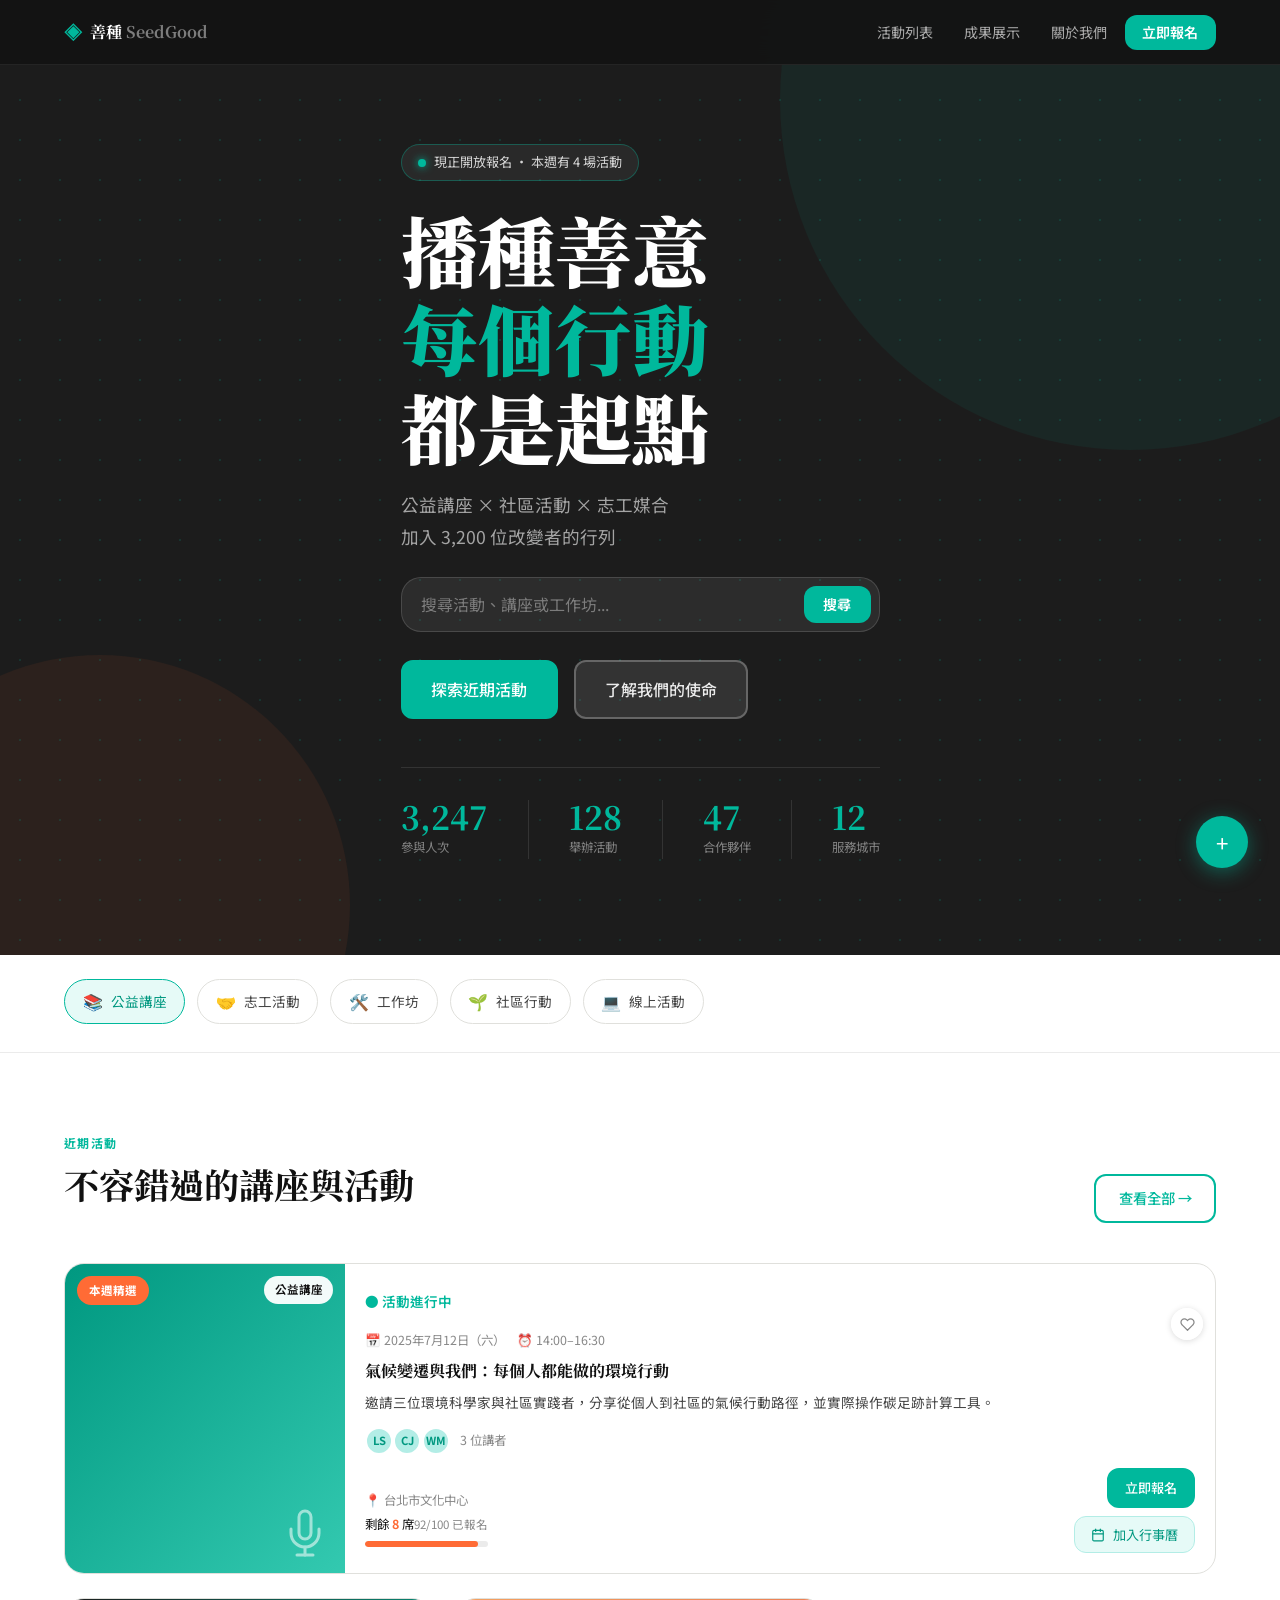
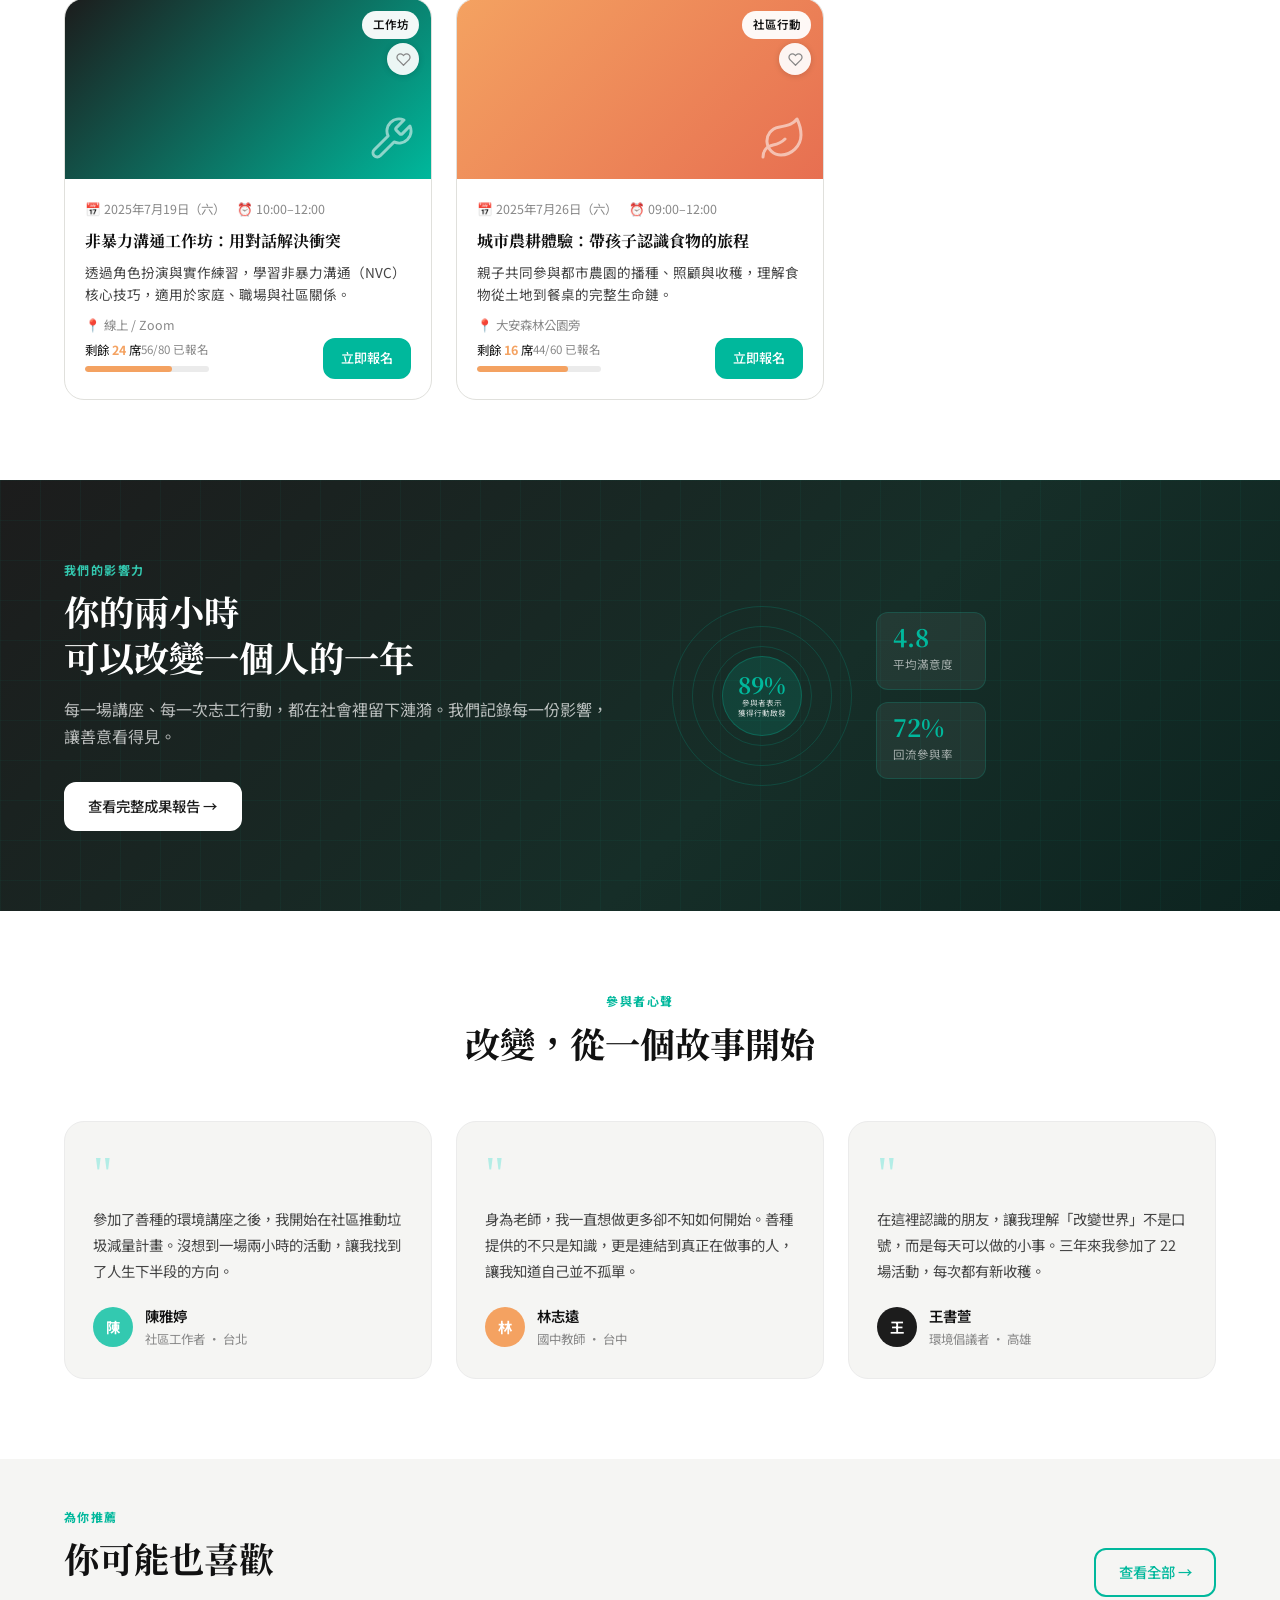
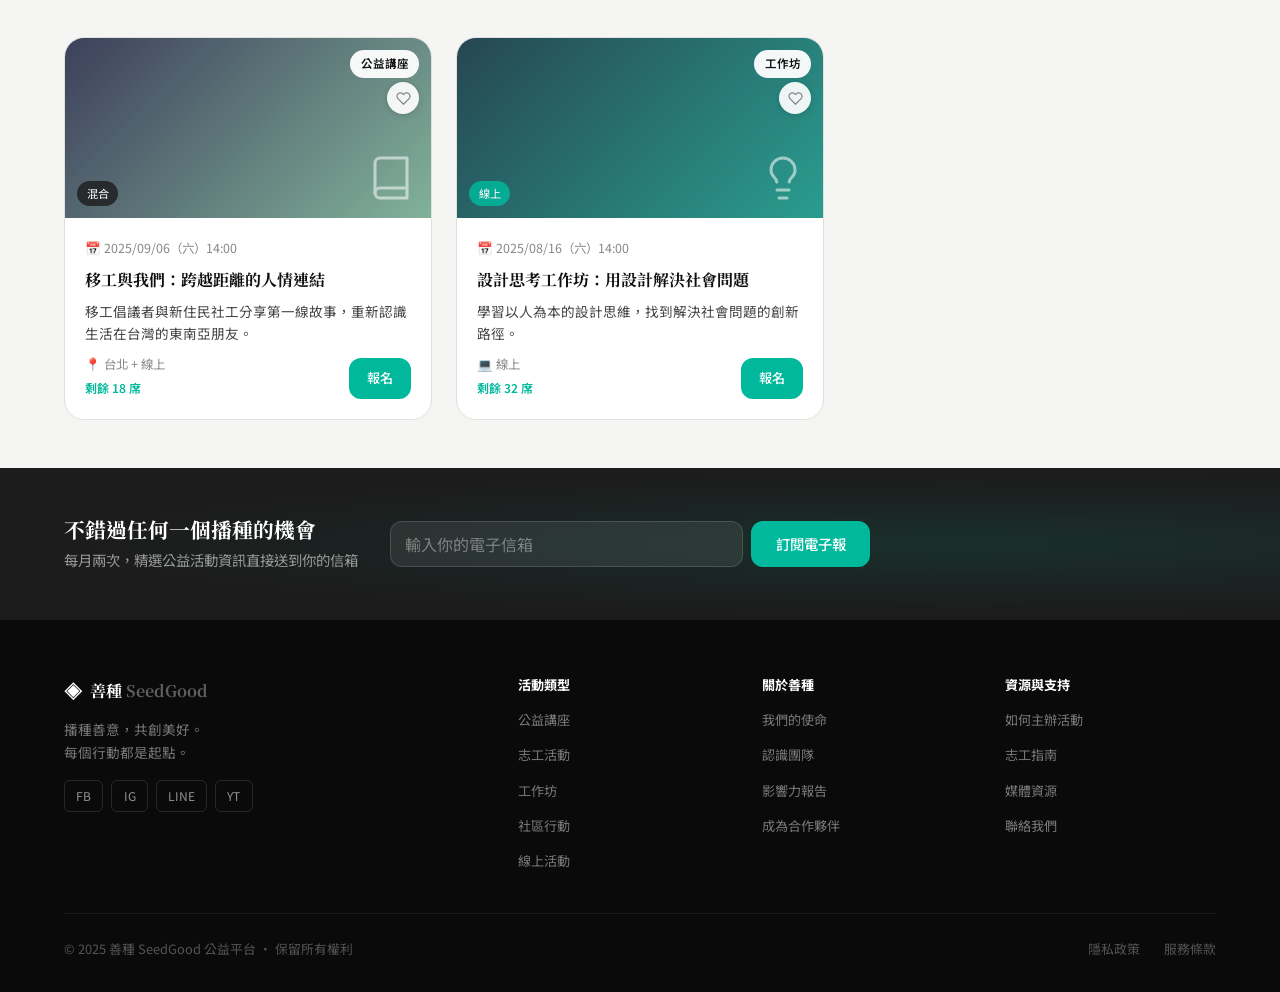
<file: index.html>
<!DOCTYPE html>
<html lang="zh-TW">
<head>
  <meta charset="UTF-8">
  <meta name="viewport" content="width=device-width, initial-scale=1.0">
  <title>善種 SeedGood — 播種善意，共創美好</title>
  <meta name="description" content="善種是一個公益活動平台，匯聚公益講座與各式活動，每個行動都是改變的起點。">
  <link rel="stylesheet" href="css/style.css">
  <link rel="preconnect" href="https://fonts.googleapis.com">
  <link rel="preconnect" href="https://fonts.gstatic.com" crossorigin>
  <link href="https://fonts.googleapis.com/css2?family=Noto+Serif+TC:wght@400;700;900&family=Noto+Sans+TC:wght@300;400;500;700&display=swap" rel="stylesheet" media="print" onload="this.media='all'">
</head>
<body>
<a href="#main" class="skip-link">跳至主要內容</a>
<div id="scroll-progress"></div>
<canvas id="confetti-canvas"></canvas>

<!-- Navigation -->
<nav class="nav" id="nav">
  <div class="nav-inner container">
    <a href="index.html" class="nav-logo">
      <span class="logo-mark">&#9672;</span>
      <span class="logo-text">善種 <em>SeedGood</em></span>
    </a>
    <ul class="nav-links">
      <li><a href="events.html">活動列表</a></li>
      <li><a href="impact.html">成果展示</a></li>
      <li><a href="about.html">關於我們</a></li>
      <li><a href="events.html" class="nav-cta">立即報名</a></li>
    </ul>
    <button class="nav-toggle" id="navToggle" aria-label="選單">
      <span></span><span></span><span></span>
    </button>
  </div>
</nav>

<!-- Mobile Menu -->
<div class="mobile-menu" id="mobileMenu">
  <ul>
    <li><a href="events.html">活動列表</a></li>
    <li><a href="impact.html">成果展示</a></li>
    <li><a href="about.html">關於我們</a></li>
    <li><a href="events.html" class="btn btn-primary">立即報名</a></li>
  </ul>
</div>

<!-- Hero -->
<section class="hero" id="main">
  <div class="hero-bg">
    <div class="hero-shape hero-shape-1"></div>
    <div class="hero-shape hero-shape-2"></div>
    <div class="hero-dots"></div>
  </div>
  <div class="container hero-content">
    <div class="hero-badge">
      <span class="pulse-dot"></span>
      現正開放報名 · 本週有 4 場活動
    </div>
    <h1 class="hero-title">播種善意<br><span class="accent">每個行動</span><br>都是起點</h1>
    <p class="hero-subtitle">公益講座 × 社區活動 × 志工媒合<br>加入 3,200 位改變者的行列</p>
    <div class="hero-search">
      <input type="text" id="heroSearch" placeholder="搜尋活動、講座或工作坊..." aria-label="搜尋活動">
      <button class="hero-search-btn" onclick="document.getElementById('heroSearch').dispatchEvent(new Event('input'))">搜尋</button>
    </div>
    <div class="hero-cta">
      <a href="events.html" class="btn btn-primary btn-lg">探索近期活動</a>
      <a href="about.html" class="btn btn-ghost btn-lg">了解我們的使命</a>
    </div>
    <div class="hero-stats">
      <div class="stat">
        <span class="stat-num" data-target="3247">0</span>
        <span class="stat-label">參與人次</span>
      </div>
      <div class="stat-divider"></div>
      <div class="stat">
        <span class="stat-num" data-target="128">0</span>
        <span class="stat-label">舉辦活動</span>
      </div>
      <div class="stat-divider"></div>
      <div class="stat">
        <span class="stat-num" data-target="47">0</span>
        <span class="stat-label">合作夥伴</span>
      </div>
      <div class="stat-divider"></div>
      <div class="stat">
        <span class="stat-num" data-target="12">0</span>
        <span class="stat-label">服務城市</span>
      </div>
    </div>
  </div>
</section>

<!-- Category Strip -->
<section class="categories">
  <div class="container">
    <div class="cat-strip">
      <a href="events.html?type=lecture" class="cat-item active">
        <div class="cat-icon">📚</div>
        <span>公益講座</span>
      </a>
      <a href="events.html?type=volunteer" class="cat-item">
        <div class="cat-icon">🤝</div>
        <span>志工活動</span>
      </a>
      <a href="events.html?type=workshop" class="cat-item">
        <div class="cat-icon">🛠️</div>
        <span>工作坊</span>
      </a>
      <a href="events.html?type=community" class="cat-item">
        <div class="cat-icon">🌱</div>
        <span>社區行動</span>
      </a>
      <a href="events.html?type=online" class="cat-item">
        <div class="cat-icon">💻</div>
        <span>線上活動</span>
      </a>
    </div>
  </div>
</section>

<!-- Featured Events -->
<section class="section events-section">
  <div class="container">
    <div class="section-header">
      <div>
        <p class="section-eyebrow">近期活動</p>
        <h2 class="section-title">不容錯過的講座與活動</h2>
      </div>
      <a href="events.html" class="btn btn-outline">查看全部 →</a>
    </div>
    <div class="events-grid">

      <article class="event-card featured" data-event-id="event-climate" data-type="lecture">
        <div class="event-badge">本週精選</div>
        <div class="event-img" style="background: linear-gradient(135deg, #009880 0%, #33C9B0 100%)">
          <div class="event-category-tag">公益講座</div>
          <div class="event-type-icon"><svg viewBox="0 0 24 24" fill="none" stroke="white" stroke-width="1.5" stroke-linecap="round" stroke-linejoin="round"><path d="M12 1a3 3 0 0 0-3 3v8a3 3 0 0 0 6 0V4a3 3 0 0 0-3-3z"/><path d="M19 10v2a7 7 0 0 1-14 0v-2"/><line x1="12" y1="19" x2="12" y2="23"/><line x1="8" y1="23" x2="16" y2="23"/></svg></div>
        </div>
        <div class="event-body">
          <div class="event-countdown" data-event-date="2025-07-12T14:00:00"></div>
          <div class="event-meta">
            <span class="event-date">📅 2025年7月12日（六）</span>
            <span class="event-time">⏰ 14:00–16:30</span>
          </div>
          <h3 class="event-title">氣候變遷與我們：每個人都能做的環境行動</h3>
          <p class="event-desc">邀請三位環境科學家與社區實踐者，分享從個人到社區的氣候行動路徑，並實際操作碳足跡計算工具。</p>
          <div class="event-speakers">
            <div class="speaker-avatar" title="林思穎 博士">LS</div>
            <div class="speaker-avatar" title="陳建宏 主任">CJ</div>
            <div class="speaker-avatar" title="王美華 老師">WM</div>
            <span class="speaker-count">3 位講者</span>
          </div>
          <div class="event-footer">
            <div class="event-info">
              <span class="event-location">📍 台北市文化中心</span>
              <div data-seats-used="92" data-seats-total="100"></div>
            </div>
            <div style="display:flex;flex-direction:column;gap:.5rem;align-items:flex-end">
              <a href="event-detail.html" class="btn btn-primary btn-sm">立即報名</a>
              <button class="cal-btn" onclick="addToCalendar('氣候變遷與我們','2025-07-12T14:00:00','2025-07-12T16:30:00','台北市文化中心','公益講座')">
                <svg viewBox="0 0 24 24" fill="none" stroke="currentColor" stroke-width="2" stroke-linecap="round" stroke-linejoin="round"><rect x="3" y="4" width="18" height="18" rx="2" ry="2"/><line x1="16" y1="2" x2="16" y2="6"/><line x1="8" y1="2" x2="8" y2="6"/><line x1="3" y1="10" x2="21" y2="10"/></svg>
                加入行事曆
              </button>
            </div>
          </div>
        </div>
      </article>

      <article class="event-card" data-event-id="event-nvc" data-type="workshop">
        <div class="event-img" style="background: linear-gradient(135deg, #1C1C1C 0%, #00B89C 100%)">
          <div class="event-category-tag">工作坊</div>
          <div class="event-type-icon"><svg viewBox="0 0 24 24" fill="none" stroke="white" stroke-width="1.5" stroke-linecap="round" stroke-linejoin="round"><path d="M14.7 6.3a1 1 0 0 0 0 1.4l1.6 1.6a1 1 0 0 0 1.4 0l3.77-3.77a6 6 0 0 1-7.94 7.94l-6.91 6.91a2.12 2.12 0 0 1-3-3l6.91-6.91a6 6 0 0 1 7.94-7.94l-3.76 3.76z"/></svg></div>
        </div>
        <div class="event-body">
          <div class="event-meta">
            <span class="event-date">📅 2025年7月19日（六）</span>
            <span class="event-time">⏰ 10:00–12:00</span>
          </div>
          <h3 class="event-title">非暴力溝通工作坊：用對話解決衝突</h3>
          <p class="event-desc">透過角色扮演與實作練習，學習非暴力溝通（NVC）核心技巧，適用於家庭、職場與社區關係。</p>
          <div class="event-footer">
            <div class="event-info">
              <span class="event-location">📍 線上 / Zoom</span>
              <div data-seats-used="56" data-seats-total="80"></div>
            </div>
            <a href="event-detail.html" class="btn btn-primary btn-sm">立即報名</a>
          </div>
        </div>
      </article>

      <article class="event-card" data-event-id="event-farm" data-type="community">
        <div class="event-img" style="background: linear-gradient(135deg, #F4A261 0%, #E76F51 100%)">
          <div class="event-category-tag">社區行動</div>
          <div class="event-type-icon"><svg viewBox="0 0 24 24" fill="none" stroke="white" stroke-width="1.5" stroke-linecap="round" stroke-linejoin="round"><path d="M11 20A7 7 0 0 1 9.8 6.1C15.5 5 17 4.48 19 2c1 2 2 4.18 2 8 0 5.5-4.78 10-10 10z"/><path d="M2 21c0-3 1.85-5.36 5.08-6C9.5 14.52 12 13 13 12"/></svg></div>
        </div>
        <div class="event-body">
          <div class="event-meta">
            <span class="event-date">📅 2025年7月26日（六）</span>
            <span class="event-time">⏰ 09:00–12:00</span>
          </div>
          <h3 class="event-title">城市農耕體驗：帶孩子認識食物的旅程</h3>
          <p class="event-desc">親子共同參與都市農園的播種、照顧與收穫，理解食物從土地到餐桌的完整生命鏈。</p>
          <div class="event-footer">
            <div class="event-info">
              <span class="event-location">📍 大安森林公園旁</span>
              <div data-seats-used="44" data-seats-total="60"></div>
            </div>
            <a href="event-detail.html" class="btn btn-primary btn-sm">立即報名</a>
          </div>
        </div>
      </article>

    </div>
  </div>
</section>

<!-- Impact Section -->
<section class="section impact-banner">
  <div class="container">
    <div class="impact-inner">
      <div class="impact-text">
        <p class="section-eyebrow light">我們的影響力</p>
        <h2 class="section-title light">你的兩小時<br>可以改變一個人的一年</h2>
        <p class="impact-desc">每一場講座、每一次志工行動，都在社會裡留下漣漪。我們記錄每一份影響，讓善意看得見。</p>
        <a href="impact.html" class="btn btn-light">查看完整成果報告 →</a>
      </div>
      <div class="impact-visual">
        <div class="impact-circle" title="點擊看影響力漣漪！">
          <div class="impact-ring ring-1"></div>
          <div class="impact-ring ring-2"></div>
          <div class="impact-ring ring-3"></div>
          <div class="impact-center">
            <span class="impact-big-num">89%</span>
            <span class="impact-big-label">參與者表示<br>獲得行動啟發</span>
          </div>
        </div>
        <div class="impact-cards-small">
          <div class="impact-mini-card">
            <span class="mini-num">4.8</span>
            <span class="mini-label">平均滿意度</span>
          </div>
          <div class="impact-mini-card">
            <span class="mini-num">72%</span>
            <span class="mini-label">回流參與率</span>
          </div>
        </div>
      </div>
    </div>
  </div>
</section>

<!-- Testimonials -->
<section class="section testimonials-section">
  <div class="container">
    <div class="section-header center">
      <div>
        <p class="section-eyebrow">參與者心聲</p>
        <h2 class="section-title">改變，從一個故事開始</h2>
      </div>
    </div>
    <div class="testimonials-grid">
      <div class="testimonial-card">
        <div class="quote-icon">"</div>
        <p class="testimonial-text">參加了善種的環境講座之後，我開始在社區推動垃圾減量計畫。沒想到一場兩小時的活動，讓我找到了人生下半段的方向。</p>
        <div class="testimonial-author">
          <div class="author-avatar" style="background:#33C9B0">陳</div>
          <div>
            <div class="author-name">陳雅婷</div>
            <div class="author-role">社區工作者 · 台北</div>
          </div>
        </div>
      </div>
      <div class="testimonial-card">
        <div class="quote-icon">"</div>
        <p class="testimonial-text">身為老師，我一直想做更多卻不知如何開始。善種提供的不只是知識，更是連結到真正在做事的人，讓我知道自己並不孤單。</p>
        <div class="testimonial-author">
          <div class="author-avatar" style="background:#F4A261">林</div>
          <div>
            <div class="author-name">林志遠</div>
            <div class="author-role">國中教師 · 台中</div>
          </div>
        </div>
      </div>
      <div class="testimonial-card">
        <div class="quote-icon">"</div>
        <p class="testimonial-text">在這裡認識的朋友，讓我理解「改變世界」不是口號，而是每天可以做的小事。三年來我參加了 22 場活動，每次都有新收穫。</p>
        <div class="testimonial-author">
          <div class="author-avatar" style="background:#1C1C1C">王</div>
          <div>
            <div class="author-name">王書萱</div>
            <div class="author-role">環境倡議者 · 高雄</div>
          </div>
        </div>
      </div>
    </div>
  </div>
</section>

<!-- Personalized Recommendations -->
<section class="section alt-bg" id="recommended" style="padding:3rem 0">
  <div class="container">
    <div class="section-header">
      <div>
        <p class="section-eyebrow">為你推薦</p>
        <h2 class="section-title">你可能也喜歡</h2>
      </div>
      <a href="events.html" class="btn btn-outline">查看全部 →</a>
    </div>
    <div class="events-grid" id="recommendedGrid">
      <article class="event-card" data-event-id="rec-1" data-type="lecture">
        <div class="event-img" style="background: linear-gradient(135deg, #3D405B 0%, #81B29A 100%)">
          <div class="event-category-tag">公益講座</div>
          <div class="event-type-icon"><svg viewBox="0 0 24 24" fill="none" stroke="white" stroke-width="1.5" stroke-linecap="round" stroke-linejoin="round"><path d="M4 19.5A2.5 2.5 0 0 1 6.5 17H20"/><path d="M6.5 2H20v20H6.5A2.5 2.5 0 0 1 4 19.5v-15A2.5 2.5 0 0 1 6.5 2z"/></svg></div>
          <div class="event-mode-badge hybrid">混合</div>
        </div>
        <div class="event-body">
          <div class="event-meta"><span class="event-date">📅 2025/09/06（六）14:00</span></div>
          <h3 class="event-title">移工與我們：跨越距離的人情連結</h3>
          <p class="event-desc">移工倡議者與新住民社工分享第一線故事，重新認識生活在台灣的東南亞朋友。</p>
          <div class="event-footer">
            <div class="event-info">
              <span class="event-location">📍 台北 + 線上</span>
              <span class="event-seats">剩餘 18 席</span>
            </div>
            <a href="event-detail.html" class="btn btn-primary btn-sm">報名</a>
          </div>
        </div>
      </article>
      <article class="event-card" data-event-id="rec-2" data-type="workshop">
        <div class="event-img" style="background: linear-gradient(135deg, #264653 0%, #2A9D8F 100%)">
          <div class="event-category-tag">工作坊</div>
          <div class="event-type-icon"><svg viewBox="0 0 24 24" fill="none" stroke="white" stroke-width="1.5" stroke-linecap="round" stroke-linejoin="round"><line x1="9" y1="18" x2="15" y2="18"/><line x1="10" y1="22" x2="14" y2="22"/><path d="M15.09 14c.18-.98.65-1.74 1.41-2.5A4.65 4.65 0 0 0 18 8 6 6 0 0 0 6 8c0 1 .23 2.23 1.5 3.5A4.61 4.61 0 0 1 8.91 14"/></svg></div>
          <div class="event-mode-badge online">線上</div>
        </div>
        <div class="event-body">
          <div class="event-meta"><span class="event-date">📅 2025/08/16（六）14:00</span></div>
          <h3 class="event-title">設計思考工作坊：用設計解決社會問題</h3>
          <p class="event-desc">學習以人為本的設計思維，找到解決社會問題的創新路徑。</p>
          <div class="event-footer">
            <div class="event-info">
              <span class="event-location">💻 線上</span>
              <span class="event-seats">剩餘 32 席</span>
            </div>
            <a href="event-detail.html" class="btn btn-primary btn-sm">報名</a>
          </div>
        </div>
      </article>
    </div>
  </div>
</section>

<!-- Newsletter -->
<section class="newsletter-section" id="newsletter">
  <div class="container">
    <div class="newsletter-inner">
      <div class="newsletter-text">
        <h3>不錯過任何一個播種的機會</h3>
        <p>每月兩次，精選公益活動資訊直接送到你的信箱</p>
      </div>
      <form class="newsletter-form" onsubmit="handleSubscribe(event)">
        <input type="email" placeholder="輸入你的電子信箱" required>
        <button type="submit" class="btn btn-primary">訂閱電子報</button>
      </form>
    </div>
  </div>
</section>

<!-- Footer -->
<footer class="footer">
  <div class="container">
    <div class="footer-grid">
      <div class="footer-brand">
        <a href="index.html" class="nav-logo footer-logo">
          <span class="logo-mark">&#9672;</span>
          <span class="logo-text">善種 <em>SeedGood</em></span>
        </a>
        <p class="footer-tagline">播種善意，共創美好。<br>每個行動都是起點。</p>
        <div class="social-links">
          <a href="#" class="social-link">FB</a>
          <a href="#" class="social-link">IG</a>
          <a href="#" class="social-link">LINE</a>
          <a href="#" class="social-link">YT</a>
        </div>
      </div>
      <div class="footer-col">
        <h4>活動類型</h4>
        <ul>
          <li><a href="events.html?type=lecture">公益講座</a></li>
          <li><a href="events.html?type=volunteer">志工活動</a></li>
          <li><a href="events.html?type=workshop">工作坊</a></li>
          <li><a href="events.html?type=community">社區行動</a></li>
          <li><a href="events.html?type=online">線上活動</a></li>
        </ul>
      </div>
      <div class="footer-col">
        <h4>關於善種</h4>
        <ul>
          <li><a href="about.html">我們的使命</a></li>
          <li><a href="about.html#team">認識團隊</a></li>
          <li><a href="impact.html">影響力報告</a></li>
          <li><a href="about.html#partner">成為合作夥伴</a></li>
        </ul>
      </div>
      <div class="footer-col">
        <h4>資源與支持</h4>
        <ul>
          <li><a href="#">如何主辦活動</a></li>
          <li><a href="#">志工指南</a></li>
          <li><a href="#">媒體資源</a></li>
          <li><a href="#">聯絡我們</a></li>
        </ul>
      </div>
    </div>
    <div class="footer-bottom">
      <p>© 2025 善種 SeedGood 公益平台 · 保留所有權利</p>
      <div class="footer-links">
        <a href="#">隱私政策</a>
        <a href="#">服務條款</a>
      </div>
    </div>
  </div>
</footer>

<!-- Search Overlay -->
<div class="search-overlay" id="searchOverlay" role="dialog" aria-label="搜尋結果">
  <div class="search-results-box">
    <div class="search-results-title">
      <span>搜尋結果</span>
      <button class="search-close" id="searchClose" aria-label="關閉搜尋">×</button>
    </div>
    <div id="searchResultsBox"></div>
  </div>
</div>

<!-- Floating Action Button -->
<div class="fab-container">
  <div class="fab-menu" id="fabMenu">
    <a class="fab-item" href="events.html">
      <span>📅</span> 查看所有活動
    </a>
    <a class="fab-item" href="#newsletter">
      <span>✉️</span> 訂閱電子報
    </a>
    <a class="fab-item" href="about.html#partner">
      <span>🤝</span> 成為合作夥伴
    </a>
  </div>
  <button class="fab-main" id="fabMain" aria-label="快速操作選單">+</button>
</div>

<script src="js/main.js"></script>
</body>
</html>
</file>
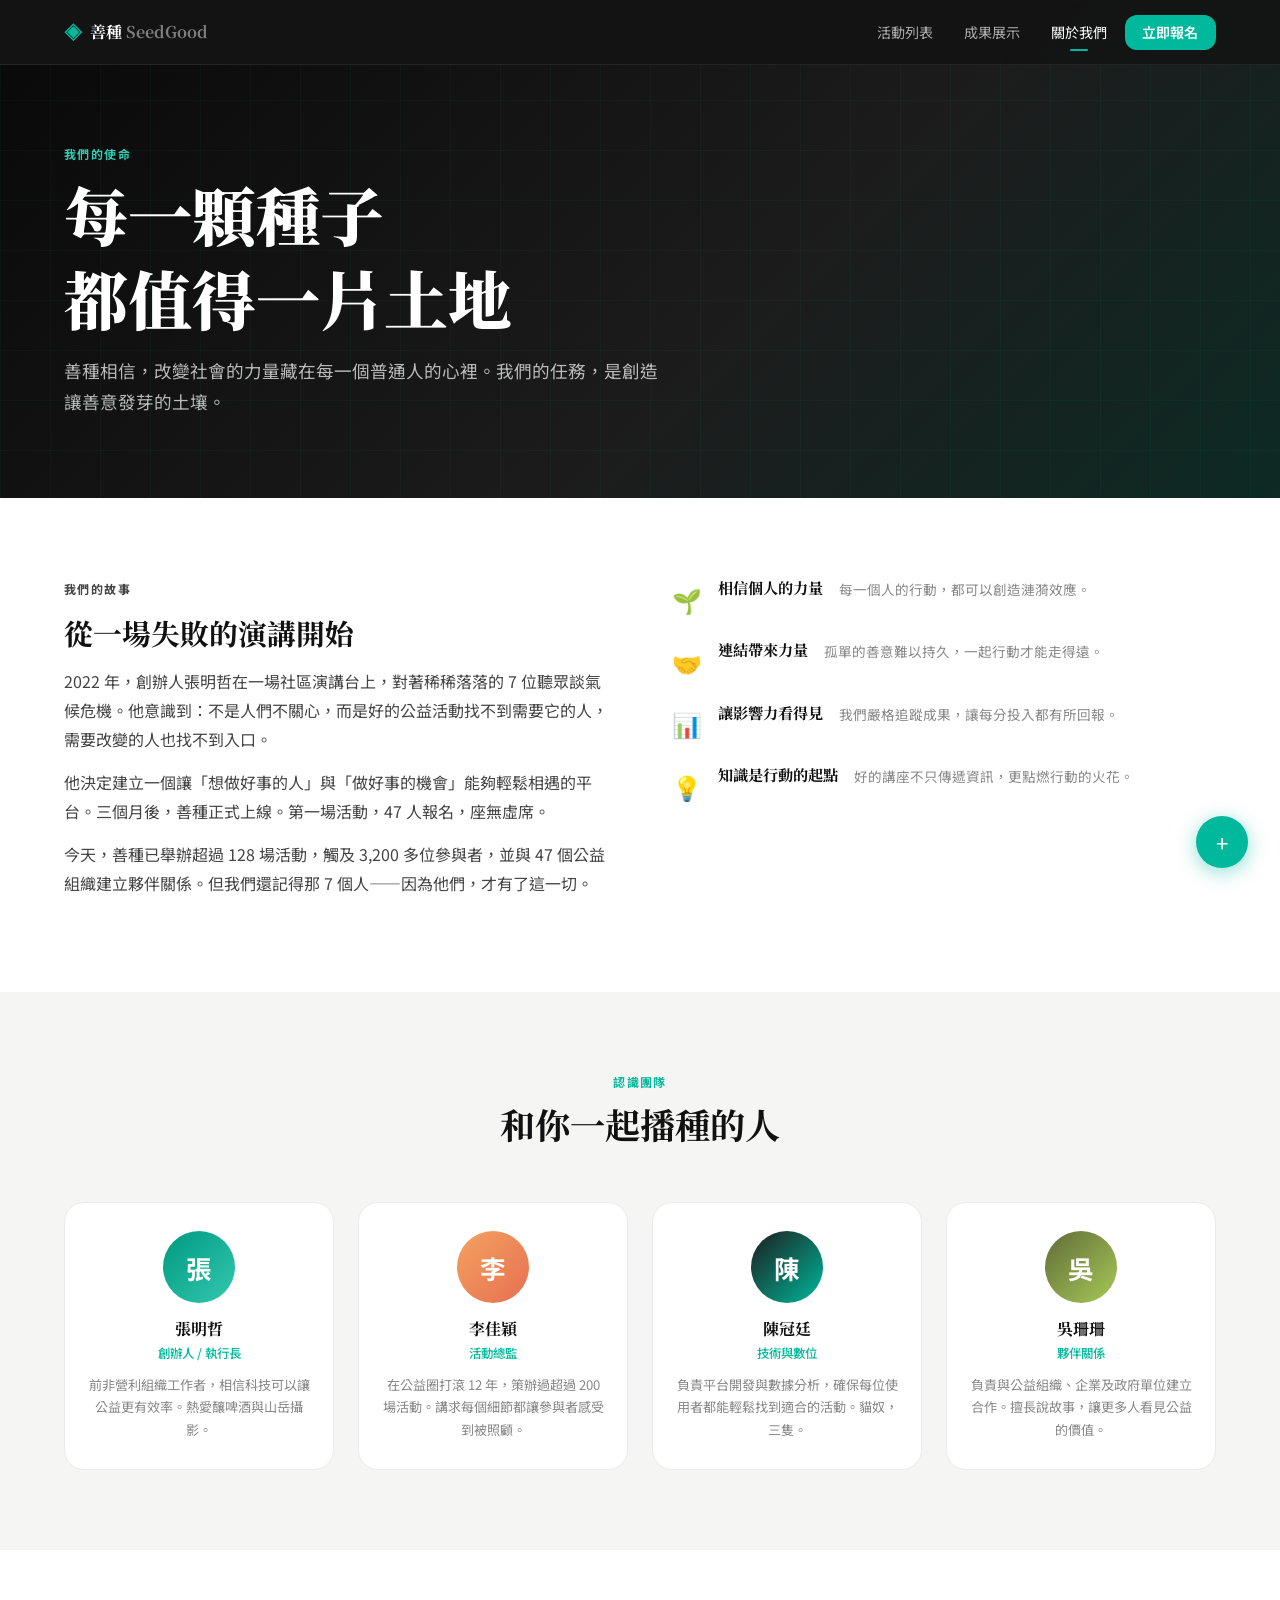
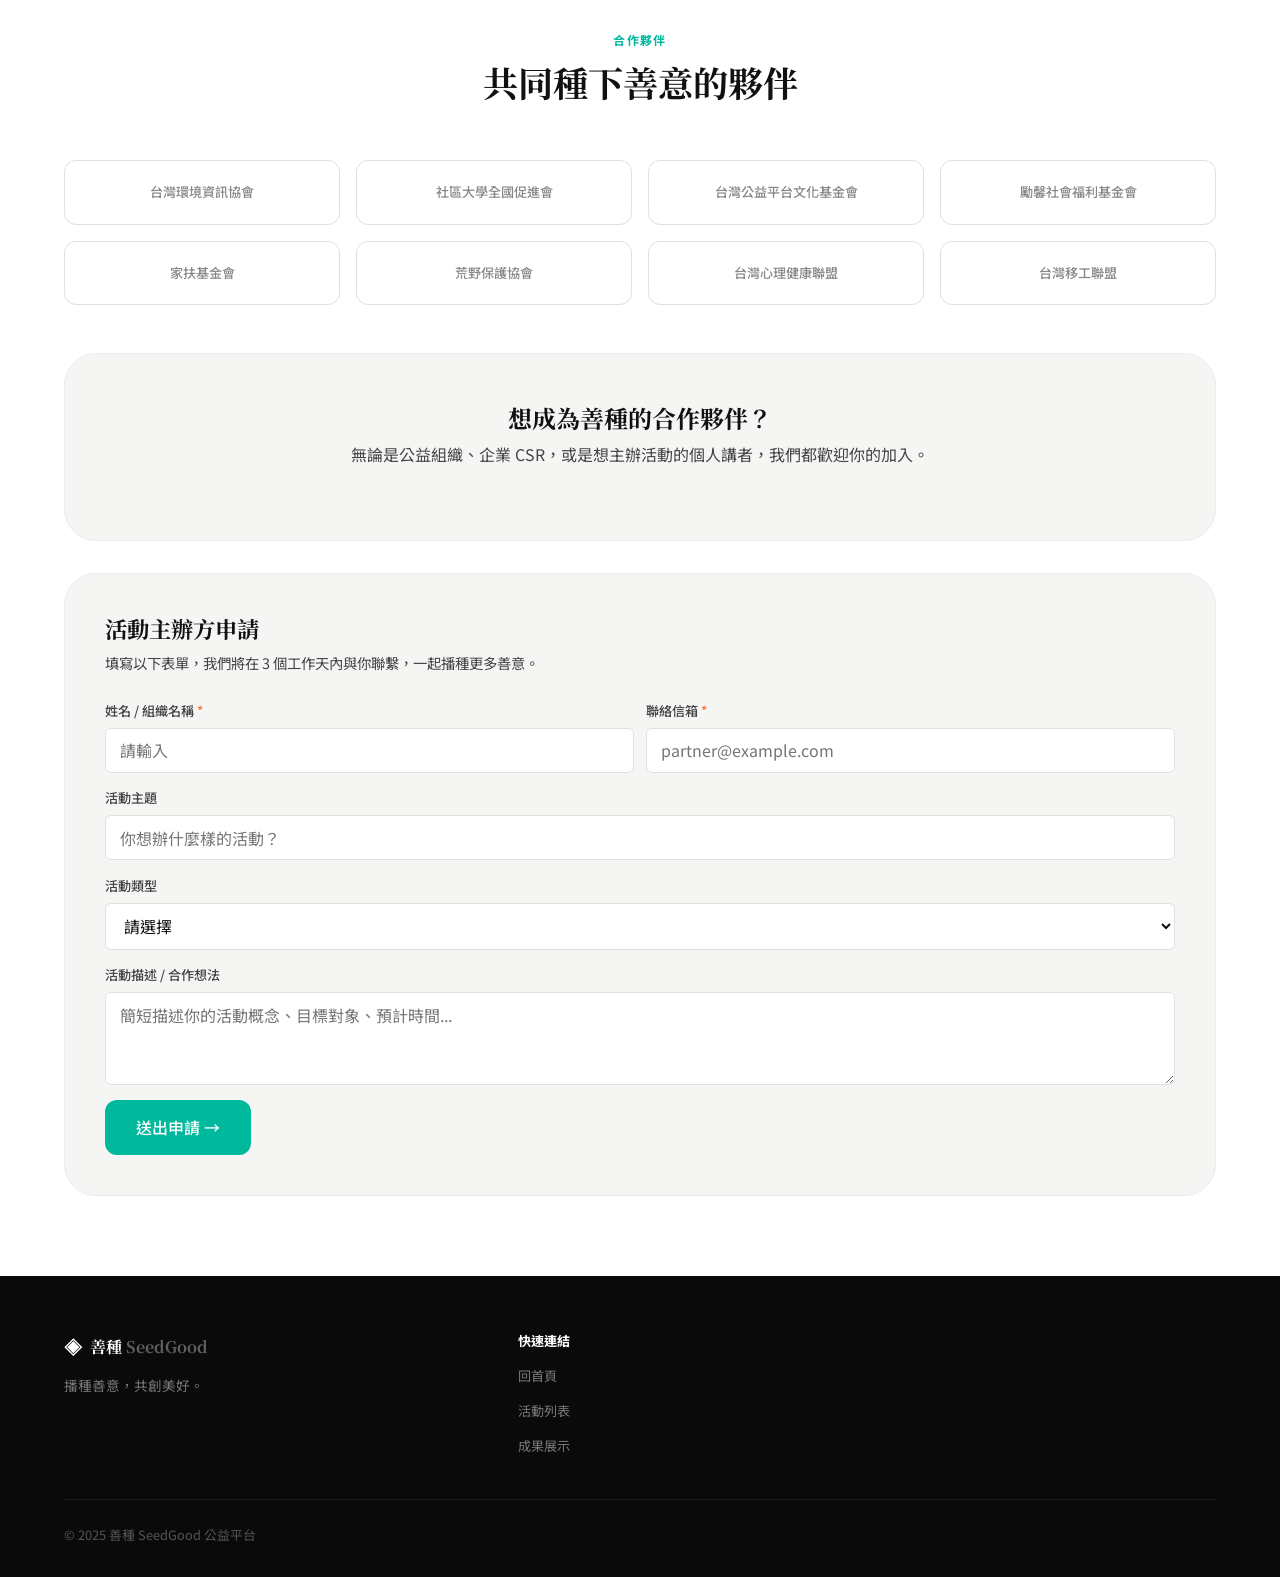
<file: about.html>
<!DOCTYPE html>
<html lang="zh-TW">
<head>
  <meta charset="UTF-8">
  <meta name="viewport" content="width=device-width, initial-scale=1.0">
  <title>關於我們 — 善種 SeedGood</title>
  <link rel="stylesheet" href="css/style.css">
  <link rel="preconnect" href="https://fonts.googleapis.com">
  <link rel="preconnect" href="https://fonts.gstatic.com" crossorigin>
  <link href="https://fonts.googleapis.com/css2?family=Noto+Serif+TC:wght@400;700;900&family=Noto+Sans+TC:wght@300;400;500;700&display=swap" rel="stylesheet" media="print" onload="this.media='all'">
</head>
<body>
<a href="#main" class="skip-link">跳至主要內容</a>
<div id="scroll-progress"></div>
<canvas id="confetti-canvas"></canvas>

<nav class="nav" id="nav">
  <div class="nav-inner container">
    <a href="index.html" class="nav-logo">
      <span class="logo-mark">&#9672;</span>
      <span class="logo-text">善種 <em>SeedGood</em></span>
    </a>
    <ul class="nav-links">
      <li><a href="events.html">活動列表</a></li>
      <li><a href="impact.html">成果展示</a></li>
      <li><a href="about.html" class="active">關於我們</a></li>
      <li><a href="events.html" class="nav-cta">立即報名</a></li>
    </ul>
    <button class="nav-toggle" id="navToggle" aria-label="選單">
      <span></span><span></span><span></span>
    </button>
  </div>
</nav>

<div class="mobile-menu" id="mobileMenu">
  <ul>
    <li><a href="events.html">活動列表</a></li>
    <li><a href="impact.html">成果展示</a></li>
    <li><a href="about.html">關於我們</a></li>
  </ul>
</div>

<!-- Mission Section -->
<section class="about-hero" id="main">
  <div class="about-hero-bg"></div>
  <div class="container about-hero-content">
    <p class="section-eyebrow light">我們的使命</p>
    <h1 class="about-hero-title">每一顆種子<br>都值得一片土地</h1>
    <p class="about-hero-subtitle">善種相信，改變社會的力量藏在每一個普通人的心裡。我們的任務，是創造讓善意發芽的土壤。</p>
  </div>
</section>

<!-- Story -->
<section class="section">
  <div class="container">
    <div class="story-layout">
      <div class="story-text">
        <p class="section-eyebrow">我們的故事</p>
        <h2>從一場失敗的演講開始</h2>
        <p>2022 年，創辦人張明哲在一場社區演講台上，對著稀稀落落的 7 位聽眾談氣候危機。他意識到：不是人們不關心，而是好的公益活動找不到需要它的人，需要改變的人也找不到入口。</p>
        <p>他決定建立一個讓「想做好事的人」與「做好事的機會」能夠輕鬆相遇的平台。三個月後，善種正式上線。第一場活動，47 人報名，座無虛席。</p>
        <p>今天，善種已舉辦超過 128 場活動，觸及 3,200 多位參與者，並與 47 個公益組織建立夥伴關係。但我們還記得那 7 個人——因為他們，才有了這一切。</p>
      </div>
      <div class="story-values">
        <div class="value-item">
          <span class="value-icon">🌱</span>
          <h4>相信個人的力量</h4>
          <p>每一個人的行動，都可以創造漣漪效應。</p>
        </div>
        <div class="value-item">
          <span class="value-icon">🤝</span>
          <h4>連結帶來力量</h4>
          <p>孤單的善意難以持久，一起行動才能走得遠。</p>
        </div>
        <div class="value-item">
          <span class="value-icon">📊</span>
          <h4>讓影響力看得見</h4>
          <p>我們嚴格追蹤成果，讓每分投入都有所回報。</p>
        </div>
        <div class="value-item">
          <span class="value-icon">💡</span>
          <h4>知識是行動的起點</h4>
          <p>好的講座不只傳遞資訊，更點燃行動的火花。</p>
        </div>
      </div>
    </div>
  </div>
</section>

<!-- Team -->
<section class="section alt-bg" id="team">
  <div class="container">
    <div class="section-header center">
      <div>
        <p class="section-eyebrow">認識團隊</p>
        <h2 class="section-title">和你一起播種的人</h2>
      </div>
    </div>
    <div class="team-grid">
      <div class="team-card">
        <div class="team-photo" style="background:linear-gradient(135deg,#009880,#33C9B0)">張</div>
        <h4>張明哲</h4>
        <p class="team-role">創辦人 / 執行長</p>
        <p class="team-bio">前非營利組織工作者，相信科技可以讓公益更有效率。熱愛釀啤酒與山岳攝影。</p>
      </div>
      <div class="team-card">
        <div class="team-photo" style="background:linear-gradient(135deg,#F4A261,#E76F51)">李</div>
        <h4>李佳穎</h4>
        <p class="team-role">活動總監</p>
        <p class="team-bio">在公益圈打滾 12 年，策辦過超過 200 場活動。講求每個細節都讓參與者感受到被照顧。</p>
      </div>
      <div class="team-card">
        <div class="team-photo" style="background:linear-gradient(135deg,#1C1C1C,#00B89C)">陳</div>
        <h4>陳冠廷</h4>
        <p class="team-role">技術與數位</p>
        <p class="team-bio">負責平台開發與數據分析，確保每位使用者都能輕鬆找到適合的活動。貓奴，三隻。</p>
      </div>
      <div class="team-card">
        <div class="team-photo" style="background:linear-gradient(135deg,#606C38,#A7C957)">吳</div>
        <h4>吳珊珊</h4>
        <p class="team-role">夥伴關係</p>
        <p class="team-bio">負責與公益組織、企業及政府單位建立合作。擅長說故事，讓更多人看見公益的價值。</p>
      </div>
    </div>
  </div>
</section>

<!-- Partners -->
<section class="section" id="partner">
  <div class="container">
    <div class="section-header center">
      <div>
        <p class="section-eyebrow">合作夥伴</p>
        <h2 class="section-title">共同種下善意的夥伴</h2>
      </div>
    </div>
    <div class="partners-grid">
      <div class="partner-logo">台灣環境資訊協會</div>
      <div class="partner-logo">社區大學全國促進會</div>
      <div class="partner-logo">台灣公益平台文化基金會</div>
      <div class="partner-logo">勵馨社會福利基金會</div>
      <div class="partner-logo">家扶基金會</div>
      <div class="partner-logo">荒野保護協會</div>
      <div class="partner-logo">台灣心理健康聯盟</div>
      <div class="partner-logo">台灣移工聯盟</div>
    </div>
    <div class="partner-cta" id="partner">
      <h3>想成為善種的合作夥伴？</h3>
      <p>無論是公益組織、企業 CSR，或是想主辦活動的個人講者，我們都歡迎你的加入。</p>
    </div>

    <!-- Host Application Form -->
    <div class="host-form-section" id="host-apply" style="margin-top:2rem">
      <h3>活動主辦方申請</h3>
      <p class="form-desc">填寫以下表單，我們將在 3 個工作天內與你聯繫，一起播種更多善意。</p>
      <form class="host-form" onsubmit="submitHostApplication(event)">
        <div class="form-row">
          <div class="form-group">
            <label for="hName">姓名 / 組織名稱 <span class="required">*</span></label>
            <input type="text" id="hName" placeholder="請輸入" required>
          </div>
          <div class="form-group">
            <label for="hEmail">聯絡信箱 <span class="required">*</span></label>
            <input type="email" id="hEmail" placeholder="partner@example.com" required>
          </div>
        </div>
        <div class="form-group">
          <label for="hTitle">活動主題</label>
          <input type="text" id="hTitle" placeholder="你想辦什麼樣的活動？">
        </div>
        <div class="form-group">
          <label for="hType">活動類型</label>
          <select id="hType">
            <option value="">請選擇</option>
            <option>公益講座</option>
            <option>工作坊</option>
            <option>志工活動</option>
            <option>社區行動</option>
            <option>線上活動</option>
            <option>其他</option>
          </select>
        </div>
        <div class="form-group">
          <label for="hDesc">活動描述 / 合作想法</label>
          <textarea id="hDesc" rows="3" placeholder="簡短描述你的活動概念、目標對象、預計時間..."></textarea>
        </div>
        <button type="submit" class="btn btn-primary btn-lg" style="align-self:flex-start">送出申請 →</button>
      </form>
    </div>
  </div>
</section>

<footer class="footer">
  <div class="container">
    <div class="footer-grid">
      <div class="footer-brand">
        <a href="index.html" class="nav-logo footer-logo">
          <span class="logo-mark">&#9672;</span>
          <span class="logo-text">善種 <em>SeedGood</em></span>
        </a>
        <p class="footer-tagline">播種善意，共創美好。</p>
      </div>
      <div class="footer-col">
        <h4>快速連結</h4>
        <ul>
          <li><a href="index.html">回首頁</a></li>
          <li><a href="events.html">活動列表</a></li>
          <li><a href="impact.html">成果展示</a></li>
        </ul>
      </div>
    </div>
    <div class="footer-bottom">
      <p>© 2025 善種 SeedGood 公益平台</p>
    </div>
  </div>
</footer>

<!-- Search Overlay -->
<div class="search-overlay" id="searchOverlay" role="dialog" aria-label="搜尋結果">
  <div class="search-results-box">
    <div class="search-results-title">
      <span>搜尋結果</span>
      <button class="search-close" id="searchClose" aria-label="關閉搜尋">×</button>
    </div>
    <div id="searchResultsBox"></div>
  </div>
</div>

<!-- Floating Action Button -->
<div class="fab-container">
  <div class="fab-menu" id="fabMenu">
    <a class="fab-item" href="events.html">
      <span>📅</span> 查看所有活動
    </a>
    <a class="fab-item" href="index.html#newsletter">
      <span>✉️</span> 訂閱電子報
    </a>
    <a class="fab-item" href="about.html#partner">
      <span>🤝</span> 成為合作夥伴
    </a>
  </div>
  <button class="fab-main" id="fabMain" aria-label="快速操作選單">+</button>
</div>

<script src="js/main.js"></script>
<script>
  function submitHostApplication(e) {
    e.preventDefault();
    const btn = e.target.querySelector('button[type=submit]');
    btn.textContent = '送出中...';
    btn.disabled = true;
    setTimeout(() => {
      e.target.innerHTML = `
        <div style="text-align:center;padding:2.5rem 1rem">
          <div style="font-size:3rem;margin-bottom:1rem">🌱</div>
          <h3 style="font-size:1.4rem;margin-bottom:.6rem">申請已送出！</h3>
          <p style="color:var(--text-secondary);line-height:1.8">我們將在 3 個工作天內與你聯絡。<br>感謝你願意一起播種善意！</p>
        </div>`;
      launchConfetti();
      showToast('申請已收到！我們很快會與你聯繫', '🎉');
    }, 1400);
  }
</script>
</html>
</file>
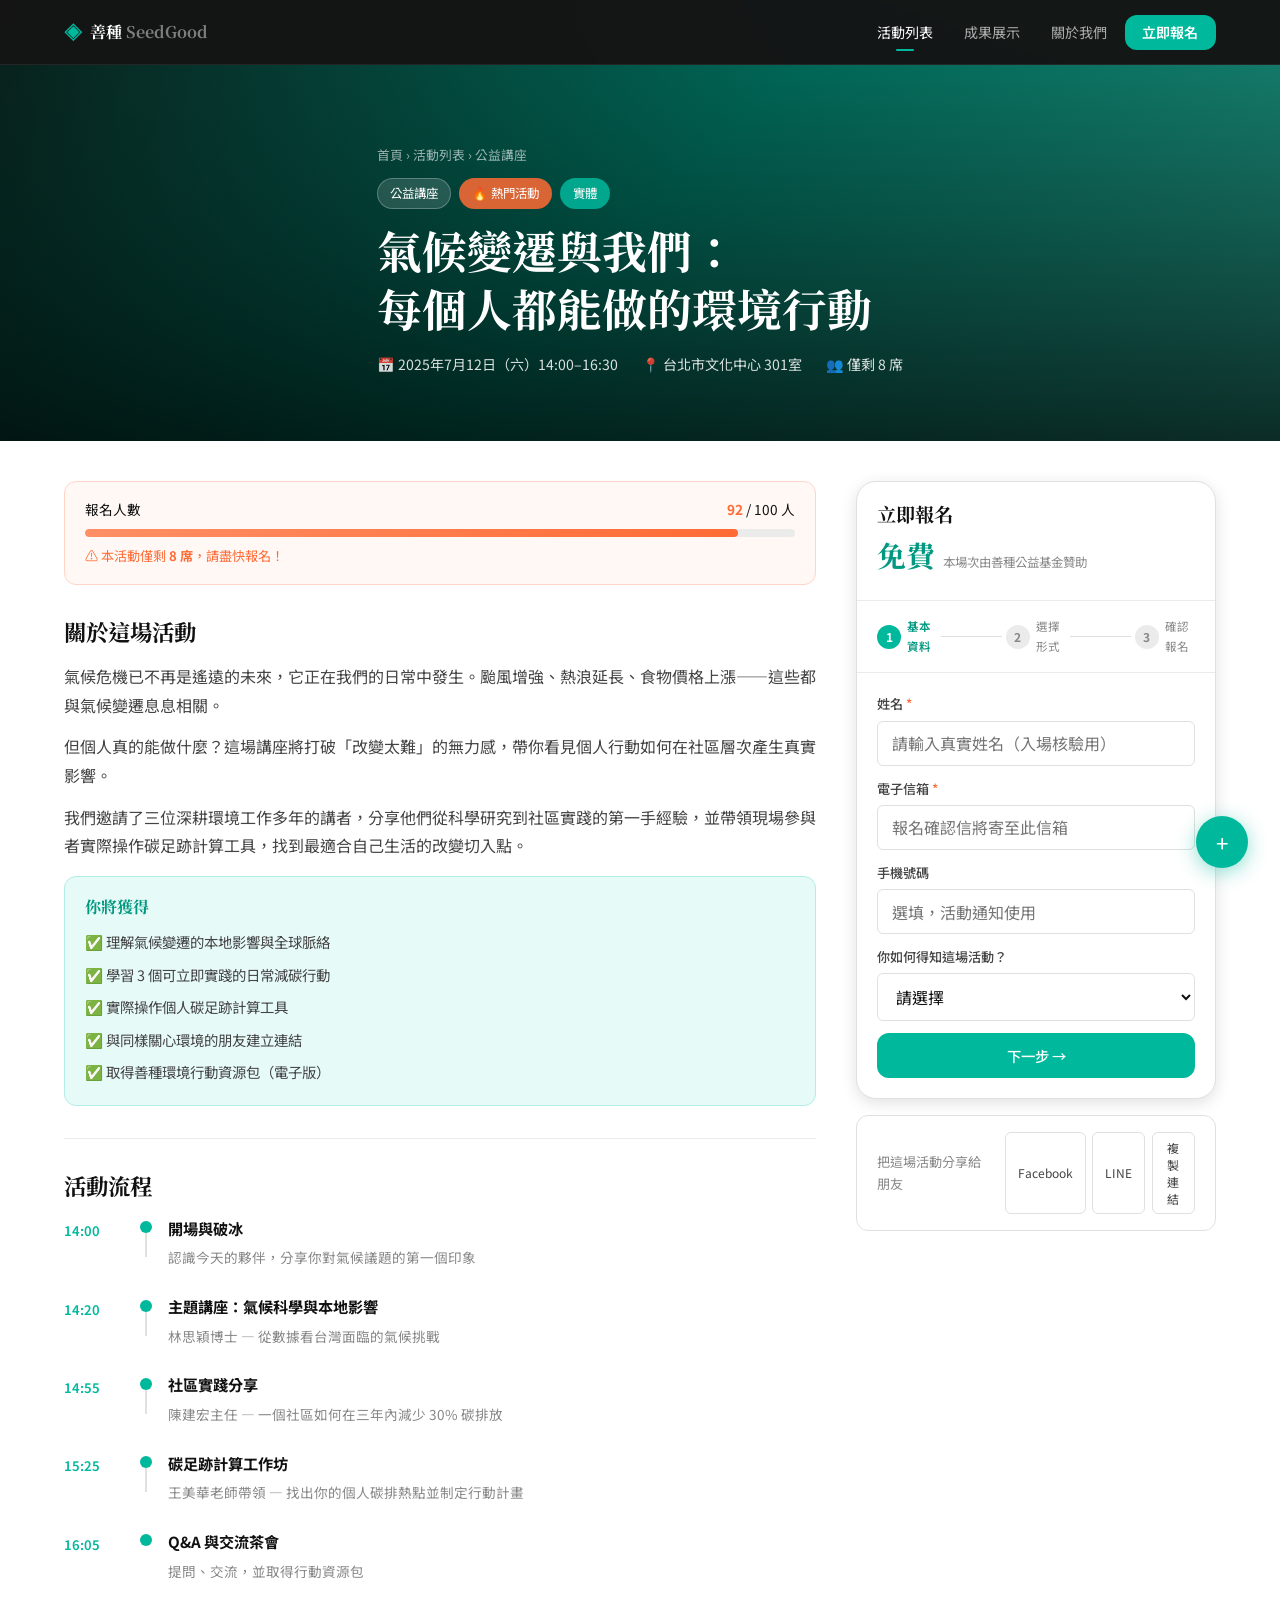
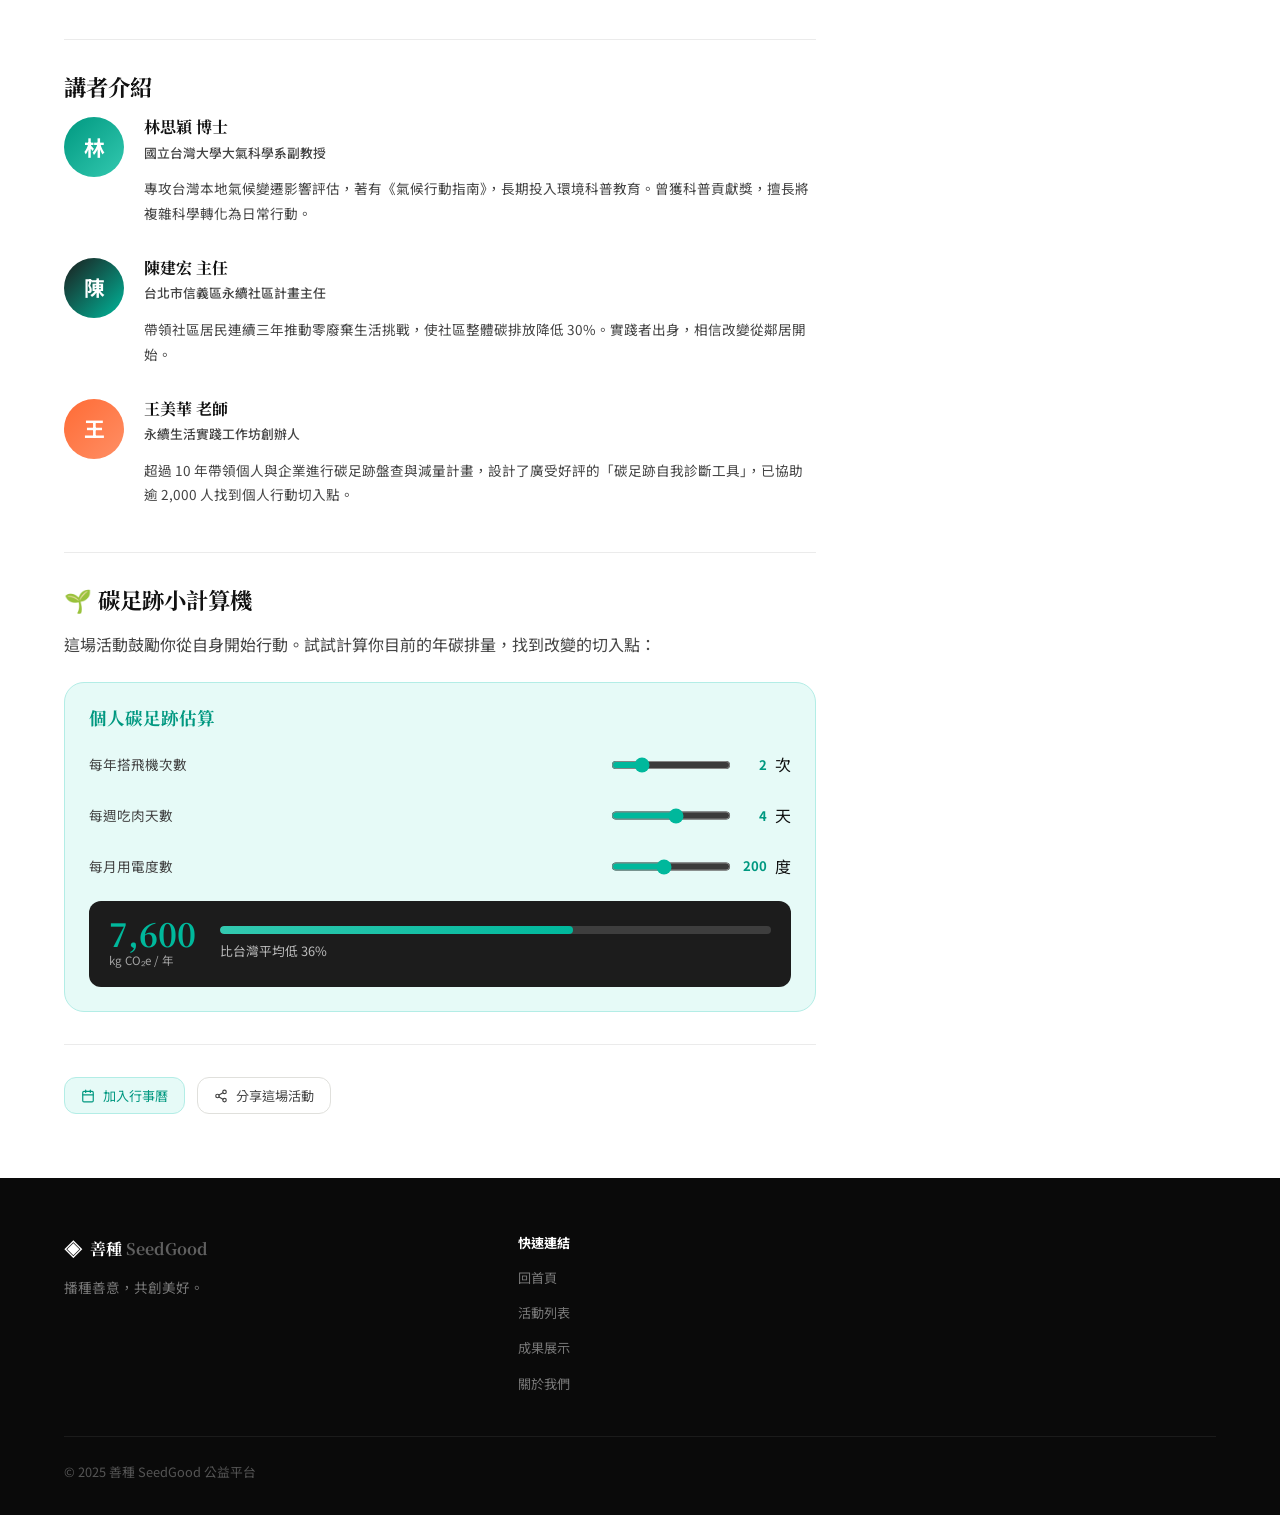
<file: event-detail.html>
<!DOCTYPE html>
<html lang="zh-TW">
<head>
  <meta charset="UTF-8">
  <meta name="viewport" content="width=device-width, initial-scale=1.0">
  <title>氣候變遷與我們 — 善種 SeedGood</title>
  <meta name="description" content="邀請三位環境科學家與社區實踐者，分享從個人到社區的氣候行動路徑，並實際操作碳足跡計算工具。">
  <link rel="stylesheet" href="css/style.css">
  <link rel="preconnect" href="https://fonts.googleapis.com">
  <link rel="preconnect" href="https://fonts.gstatic.com" crossorigin>
  <link href="https://fonts.googleapis.com/css2?family=Noto+Serif+TC:wght@400;700;900&family=Noto+Sans+TC:wght@300;400;500;700&display=swap" rel="stylesheet" media="print" onload="this.media='all'">
</head>
<body>
<a href="#main" class="skip-link">跳至主要內容</a>
<div id="scroll-progress"></div>
<canvas id="confetti-canvas"></canvas>

<nav class="nav" id="nav">
  <div class="nav-inner container">
    <a href="index.html" class="nav-logo">
      <span class="logo-mark">&#9672;</span>
      <span class="logo-text">善種 <em>SeedGood</em></span>
    </a>
    <ul class="nav-links">
      <li><a href="events.html" class="active">活動列表</a></li>
      <li><a href="impact.html">成果展示</a></li>
      <li><a href="about.html">關於我們</a></li>
      <li><a href="#register" class="nav-cta">立即報名</a></li>
    </ul>
    <button class="nav-toggle" id="navToggle" aria-label="選單">
      <span></span><span></span><span></span>
    </button>
  </div>
</nav>

<div class="mobile-menu" id="mobileMenu">
  <ul>
    <li><a href="events.html">活動列表</a></li>
    <li><a href="impact.html">成果展示</a></li>
    <li><a href="about.html">關於我們</a></li>
  </ul>
</div>

<!-- Event Hero -->
<div class="event-hero">
  <div class="event-hero-bg" style="background: linear-gradient(135deg, #0d2a24 0%, #009880 50%, #33C9B0 100%)">
    <div class="event-hero-overlay"></div>
  </div>
  <div class="container event-hero-content">
    <div class="breadcrumb">
      <a href="index.html">首頁</a> › <a href="events.html">活動列表</a> › 公益講座
    </div>
    <div class="event-tag-row">
      <span class="event-tag">公益講座</span>
      <span class="event-tag tag-hot">🔥 熱門活動</span>
      <span class="event-tag tag-mode">實體</span>
    </div>
    <h1 class="event-hero-title">氣候變遷與我們：<br>每個人都能做的環境行動</h1>
    <div class="event-hero-meta">
      <span>📅 2025年7月12日（六）14:00–16:30</span>
      <span>📍 台北市文化中心 301室</span>
      <span>👥 僅剩 8 席</span>
    </div>
  </div>
</div>

<!-- Main Content -->
<div class="event-detail-layout container">

  <!-- Left: Content -->
  <div class="event-detail-main">
    
    <!-- Progress Seats Bar -->
    <div class="seats-progress-card">
      <div class="seats-progress-header">
        <span>報名人數</span>
        <span class="seats-number"><strong>92</strong> / 100 人</span>
      </div>
      <div class="seats-bar">
        <div class="seats-bar-fill" style="width: 92%"></div>
      </div>
      <p class="seats-warning">⚠️ 本活動僅剩 <strong>8 席</strong>，請盡快報名！</p>
    </div>

    <!-- About Event -->
    <div class="detail-section">
      <h2>關於這場活動</h2>
      <p>氣候危機已不再是遙遠的未來，它正在我們的日常中發生。颱風增強、熱浪延長、食物價格上漲——這些都與氣候變遷息息相關。</p>
      <p>但個人真的能做什麼？這場講座將打破「改變太難」的無力感，帶你看見個人行動如何在社區層次產生真實影響。</p>
      <p>我們邀請了三位深耕環境工作多年的講者，分享他們從科學研究到社區實踐的第一手經驗，並帶領現場參與者實際操作碳足跡計算工具，找到最適合自己生活的改變切入點。</p>

      <div class="event-highlights">
        <h3>你將獲得</h3>
        <ul class="highlight-list">
          <li>✅ 理解氣候變遷的本地影響與全球脈絡</li>
          <li>✅ 學習 3 個可立即實踐的日常減碳行動</li>
          <li>✅ 實際操作個人碳足跡計算工具</li>
          <li>✅ 與同樣關心環境的朋友建立連結</li>
          <li>✅ 取得善種環境行動資源包（電子版）</li>
        </ul>
      </div>
    </div>

    <!-- Schedule -->
    <div class="detail-section">
      <h2>活動流程</h2>
      <div class="schedule-timeline">
        <div class="schedule-item">
          <div class="schedule-time">14:00</div>
          <div class="schedule-content">
            <div class="schedule-dot"></div>
            <div>
              <strong>開場與破冰</strong>
              <p>認識今天的夥伴，分享你對氣候議題的第一個印象</p>
            </div>
          </div>
        </div>
        <div class="schedule-item">
          <div class="schedule-time">14:20</div>
          <div class="schedule-content">
            <div class="schedule-dot"></div>
            <div>
              <strong>主題講座：氣候科學與本地影響</strong>
              <p>林思穎博士 — 從數據看台灣面臨的氣候挑戰</p>
            </div>
          </div>
        </div>
        <div class="schedule-item">
          <div class="schedule-time">14:55</div>
          <div class="schedule-content">
            <div class="schedule-dot"></div>
            <div>
              <strong>社區實踐分享</strong>
              <p>陳建宏主任 — 一個社區如何在三年內減少 30% 碳排放</p>
            </div>
          </div>
        </div>
        <div class="schedule-item">
          <div class="schedule-time">15:25</div>
          <div class="schedule-content">
            <div class="schedule-dot"></div>
            <div>
              <strong>碳足跡計算工作坊</strong>
              <p>王美華老師帶領 — 找出你的個人碳排熱點並制定行動計畫</p>
            </div>
          </div>
        </div>
        <div class="schedule-item">
          <div class="schedule-time">16:05</div>
          <div class="schedule-content">
            <div class="schedule-dot last"></div>
            <div>
              <strong>Q&A 與交流茶會</strong>
              <p>提問、交流，並取得行動資源包</p>
            </div>
          </div>
        </div>
      </div>
    </div>

    <!-- Speakers -->
    <div class="detail-section">
      <h2>講者介紹</h2>
      <div class="speakers-list">
        <div class="speaker-card">
          <div class="speaker-photo speaker-photo-1">林</div>
          <div class="speaker-info">
            <h4>林思穎 博士</h4>
            <p class="speaker-title">國立台灣大學大氣科學系副教授</p>
            <p class="speaker-bio">專攻台灣本地氣候變遷影響評估，著有《氣候行動指南》，長期投入環境科普教育。曾獲科普貢獻獎，擅長將複雜科學轉化為日常行動。</p>
          </div>
        </div>
        <div class="speaker-card">
          <div class="speaker-photo speaker-photo-2">陳</div>
          <div class="speaker-info">
            <h4>陳建宏 主任</h4>
            <p class="speaker-title">台北市信義區永續社區計畫主任</p>
            <p class="speaker-bio">帶領社區居民連續三年推動零廢棄生活挑戰，使社區整體碳排放降低 30%。實踐者出身，相信改變從鄰居開始。</p>
          </div>
        </div>
        <div class="speaker-card">
          <div class="speaker-photo speaker-photo-3">王</div>
          <div class="speaker-info">
            <h4>王美華 老師</h4>
            <p class="speaker-title">永續生活實踐工作坊創辦人</p>
            <p class="speaker-bio">超過 10 年帶領個人與企業進行碳足跡盤查與減量計畫，設計了廣受好評的「碳足跡自我診斷工具」，已協助逾 2,000 人找到個人行動切入點。</p>
          </div>
        </div>
      </div>
    </div>

    <!-- Carbon Footprint Calculator -->
    <div class="detail-section">
      <h2>🌱 碳足跡小計算機</h2>
      <p>這場活動鼓勵你從自身開始行動。試試計算你目前的年碳排量，找到改變的切入點：</p>
      <div class="carbon-calc" id="carbonCalc">
        <h3>個人碳足跡估算</h3>
        <div class="calc-row">
          <label>每年搭飛機次數</label>
          <div class="calc-row-inner">
            <input type="range" id="calcFlights" min="0" max="20" value="2" step="1">
            <span class="calc-val" id="calcFlightsOut">2</span> 次
          </div>
        </div>
        <div class="calc-row">
          <label>每週吃肉天數</label>
          <div class="calc-row-inner">
            <input type="range" id="calcMeat" min="0" max="7" value="4" step="1">
            <span class="calc-val" id="calcMeatOut">4</span> 天
          </div>
        </div>
        <div class="calc-row">
          <label>每月用電度數</label>
          <div class="calc-row-inner">
            <input type="range" id="calcElec" min="0" max="500" value="200" step="10">
            <span class="calc-val" id="calcElecOut">200</span> 度
          </div>
        </div>
        <div class="calc-result">
          <div>
            <div class="calc-num" id="calcNum">4,200</div>
            <div class="calc-unit">kg CO₂e / 年</div>
          </div>
          <div class="calc-bar-wrap">
            <div class="calc-bar"><div class="calc-bar-fill" style="width:36%"></div></div>
            <div class="calc-compare" id="calcCompare">比台灣平均低 64%</div>
          </div>
        </div>
      </div>
    </div>

    <!-- Add to Calendar + Share -->
    <div class="detail-section" style="display:flex;gap:.75rem;flex-wrap:wrap;align-items:center;border-bottom:none;padding-bottom:0">
      <button class="cal-btn" onclick="addToCalendar('氣候變遷與我們：每個人都能做的環境行動','2025-07-12T14:00:00','2025-07-12T16:30:00','台北市文化中心 301室','公益講座，由善種 SeedGood 主辦')">
        <svg viewBox="0 0 24 24" fill="none" stroke="currentColor" stroke-width="2" stroke-linecap="round" stroke-linejoin="round"><rect x="3" y="4" width="18" height="18" rx="2" ry="2"/><line x1="16" y1="2" x2="16" y2="6"/><line x1="8" y1="2" x2="8" y2="6"/><line x1="3" y1="10" x2="21" y2="10"/></svg>
        加入行事曆
      </button>
      <button class="share-gen-btn" onclick="generateShareCard()">
        <svg viewBox="0 0 24 24" fill="none" stroke="currentColor" stroke-width="2" stroke-linecap="round" stroke-linejoin="round" style="width:14px;height:14px"><circle cx="18" cy="5" r="3"/><circle cx="6" cy="12" r="3"/><circle cx="18" cy="19" r="3"/><line x1="8.59" y1="13.51" x2="15.42" y2="17.49"/><line x1="15.41" y1="6.51" x2="8.59" y2="10.49"/></svg>
        分享這場活動
      </button>
    </div>

  </div>

  <!-- Right: Register Card (Sticky) -->
  <div class="event-register-aside">
    <div class="register-card" id="register">
      <div class="register-card-header">
        <h3>立即報名</h3>
        <div class="register-price">
          <span class="price-free">免費</span>
          <span class="price-note">本場次由善種公益基金贊助</span>
        </div>
      </div>

      <!-- Step Progress -->
      <div class="register-steps" id="registerSteps">
        <div class="reg-step active" id="step1Indicator">
          <span class="step-num">1</span>
          <span class="step-name">基本資料</span>
        </div>
        <div class="step-connector"></div>
        <div class="reg-step" id="step2Indicator">
          <span class="step-num">2</span>
          <span class="step-name">選擇形式</span>
        </div>
        <div class="step-connector"></div>
        <div class="reg-step" id="step3Indicator">
          <span class="step-num">3</span>
          <span class="step-name">確認報名</span>
        </div>
      </div>

      <!-- Step 1 Form -->
      <div class="register-form" id="step1Form">
        <div class="form-group">
          <label for="name">姓名 <span class="required">*</span></label>
          <input type="text" id="name" placeholder="請輸入真實姓名（入場核驗用）" required>
        </div>
        <div class="form-group">
          <label for="email">電子信箱 <span class="required">*</span></label>
          <input type="email" id="email" placeholder="報名確認信將寄至此信箱" required>
        </div>
        <div class="form-group">
          <label for="phone">手機號碼</label>
          <input type="tel" id="phone" placeholder="選填，活動通知使用">
        </div>
        <div class="form-group">
          <label for="source">你如何得知這場活動？</label>
          <select id="source">
            <option value="">請選擇</option>
            <option>善種電子報</option>
            <option>Facebook</option>
            <option>Instagram</option>
            <option>朋友推薦</option>
            <option>其他</option>
          </select>
        </div>
        <button class="btn btn-primary btn-full" onclick="goToStep2()">下一步 →</button>
      </div>

      <!-- Step 2 Mode Selection -->
      <div class="register-form hidden" id="step2Form">
        <p class="form-section-label">選擇參與形式</p>
        <div class="mode-options">
          <label class="mode-option" id="modePhysical">
            <input type="radio" name="mode" value="physical" checked>
            <div class="mode-content">
              <span class="mode-icon">🏛️</span>
              <span class="mode-title">實體參與</span>
              <span class="mode-desc">台北市文化中心 301室<br>剩餘 8 席</span>
            </div>
          </label>
          <label class="mode-option" id="modeOnline">
            <input type="radio" name="mode" value="online">
            <div class="mode-content">
              <span class="mode-icon">💻</span>
              <span class="mode-title">線上收看</span>
              <span class="mode-desc">YouTube Live 同步直播<br>不限名額</span>
            </div>
          </label>
        </div>
        <div class="mode-note" id="physicalNote">
          <p>📍 <strong>交通指引：</strong>捷運忠孝新生站 2 號出口，步行約 5 分鐘。現場提供水與小點心。請攜帶個人飲水杯（響應環保）。</p>
        </div>
        <div class="mode-note hidden" id="onlineNote">
          <p>💻 <strong>線上參與說明：</strong>報名成功後，活動前一天將寄送 YouTube Live 連結。建議提前 5 分鐘加入，可在聊天室發問。</p>
        </div>
        <div class="form-group">
          <label for="needs">有特殊需求嗎？（如輪椅空間、手語翻譯等）</label>
          <textarea id="needs" rows="2" placeholder="請說明，我們會盡力安排"></textarea>
        </div>
        <div class="btn-row">
          <button class="btn btn-outline" onclick="goToStep1()">← 返回</button>
          <button class="btn btn-primary" onclick="goToStep3()">確認填寫 →</button>
        </div>
      </div>

      <!-- Step 3 Confirm -->
      <div class="register-form hidden" id="step3Form">
        <div class="confirm-summary">
          <h4>報名確認</h4>
          <div class="confirm-row">
            <span>活動</span>
            <span>氣候變遷與我們</span>
          </div>
          <div class="confirm-row">
            <span>日期</span>
            <span>2025/07/12（六）14:00</span>
          </div>
          <div class="confirm-row">
            <span>參與形式</span>
            <span id="confirmMode">實體參與</span>
          </div>
          <div class="confirm-row">
            <span>費用</span>
            <span class="confirm-free">免費</span>
          </div>
        </div>
        <div class="form-check">
          <label class="checkbox-label">
            <input type="checkbox" id="agreeTerms" required>
            <span>我同意 <a href="#" target="_blank">活動規範</a> 及 <a href="#" target="_blank">隱私政策</a></span>
          </label>
        </div>
        <div class="form-check">
          <label class="checkbox-label">
            <input type="checkbox" id="agreeNews">
            <span>訂閱善種電子報，接收更多公益活動資訊</span>
          </label>
        </div>
        <div class="btn-row">
          <button class="btn btn-outline" onclick="goToStep2()">← 返回</button>
          <button class="btn btn-primary btn-accent" onclick="submitRegister()">完成報名 ✓</button>
        </div>
      </div>

      <!-- Success State -->
      <div class="register-success hidden" id="registerSuccess">
        <div class="success-icon">🌱</div>
        <h4>報名成功！</h4>
        <p>確認信已寄送至你的信箱。</p>
        <p class="success-sub">你的善種正在發芽 ✨</p>
        <button class="cal-btn" style="width:100%;justify-content:center;margin-bottom:.75rem" onclick="addToCalendar('氣候變遷與我們：每個人都能做的環境行動','2025-07-12T14:00:00','2025-07-12T16:30:00','台北市文化中心 301室','善種 SeedGood 公益講座')">
          <svg viewBox="0 0 24 24" fill="none" stroke="currentColor" stroke-width="2" stroke-linecap="round" stroke-linejoin="round"><rect x="3" y="4" width="18" height="18" rx="2" ry="2"/><line x1="16" y1="2" x2="16" y2="6"/><line x1="8" y1="2" x2="8" y2="6"/><line x1="3" y1="10" x2="21" y2="10"/></svg>
          加入行事曆提醒
        </button>
        <a href="events.html" class="btn btn-outline btn-full">探索更多活動</a>
      </div>

    </div>

    <!-- Share Card -->
    <div class="share-card">
      <p>把這場活動分享給朋友</p>
      <div class="share-buttons">
        <button class="share-btn" onclick="shareTo('facebook')">Facebook</button>
        <button class="share-btn" onclick="shareTo('line')">LINE</button>
        <button class="share-btn" onclick="copyLink()">複製連結</button>
      </div>
    </div>
  </div>

</div>

<footer class="footer">
  <div class="container">
    <div class="footer-grid">
      <div class="footer-brand">
        <a href="index.html" class="nav-logo footer-logo">
          <span class="logo-mark">&#9672;</span>
          <span class="logo-text">善種 <em>SeedGood</em></span>
        </a>
        <p class="footer-tagline">播種善意，共創美好。</p>
      </div>
      <div class="footer-col">
        <h4>快速連結</h4>
        <ul>
          <li><a href="index.html">回首頁</a></li>
          <li><a href="events.html">活動列表</a></li>
          <li><a href="impact.html">成果展示</a></li>
          <li><a href="about.html">關於我們</a></li>
        </ul>
      </div>
    </div>
    <div class="footer-bottom">
      <p>© 2025 善種 SeedGood 公益平台</p>
    </div>
  </div>
</footer>

<!-- Search Overlay -->
<div class="search-overlay" id="searchOverlay" role="dialog" aria-label="搜尋結果">
  <div class="search-results-box">
    <div class="search-results-title">
      <span>搜尋結果</span>
      <button class="search-close" id="searchClose" aria-label="關閉搜尋">×</button>
    </div>
    <div id="searchResultsBox"></div>
  </div>
</div>

<!-- Floating Action Button -->
<div class="fab-container">
  <div class="fab-menu" id="fabMenu">
    <a class="fab-item" href="events.html">
      <span>📅</span> 查看所有活動
    </a>
    <a class="fab-item" href="index.html#newsletter">
      <span>✉️</span> 訂閱電子報
    </a>
    <a class="fab-item" href="about.html#partner">
      <span>🤝</span> 成為合作夥伴
    </a>
  </div>
  <button class="fab-main" id="fabMain" aria-label="快速操作選單">+</button>
</div>

<script src="js/main.js"></script>
<script>
  function goToStep2() {
    const name = document.getElementById('name').value;
    const email = document.getElementById('email').value;
    if (!name || !email) { showToast('請填寫姓名與電子信箱', '⚠️'); return; }
    document.getElementById('step1Form').classList.add('hidden');
    document.getElementById('step2Form').classList.remove('hidden');
    document.getElementById('step1Indicator').classList.remove('active');
    document.getElementById('step1Indicator').classList.add('done');
    document.getElementById('step2Indicator').classList.add('active');
  }

  function goToStep1() {
    document.getElementById('step2Form').classList.add('hidden');
    document.getElementById('step1Form').classList.remove('hidden');
    document.getElementById('step2Indicator').classList.remove('active');
    document.getElementById('step1Indicator').classList.add('active');
    document.getElementById('step1Indicator').classList.remove('done');
  }

  function goToStep3() {
    const mode = document.querySelector('input[name="mode"]:checked').value;
    document.getElementById('confirmMode').textContent = mode === 'physical' ? '實體參與' : '線上收看';
    document.getElementById('step2Form').classList.add('hidden');
    document.getElementById('step3Form').classList.remove('hidden');
    document.getElementById('step2Indicator').classList.remove('active');
    document.getElementById('step2Indicator').classList.add('done');
    document.getElementById('step3Indicator').classList.add('active');
  }

  function submitRegister() {
    if (!document.getElementById('agreeTerms').checked) {
      showToast('請同意活動規範及隱私政策', '⚠️'); return;
    }
    document.getElementById('step3Form').classList.add('hidden');
    document.getElementById('registerSuccess').classList.remove('hidden');
    document.getElementById('registerSteps').style.display = 'none';
    launchConfetti();
    showToast('報名成功！期待在活動中見到你 🎉', '✓');
  }

  document.querySelectorAll('input[name="mode"]').forEach(radio => {
    radio.addEventListener('change', function() {
      document.getElementById('physicalNote').classList.toggle('hidden', this.value !== 'physical');
      document.getElementById('onlineNote').classList.toggle('hidden', this.value !== 'online');
    });
  });

  function shareTo(platform) {
    const url = encodeURIComponent(window.location.href);
    const text = encodeURIComponent('氣候變遷與我們：每個人都能做的環境行動 - 善種 SeedGood');
    if (platform === 'facebook') window.open('https://www.facebook.com/sharer/sharer.php?u=' + url);
    else if (platform === 'line') window.open('https://social-plugins.line.me/lineit/share?url=' + url);
  }

  function copyLink() {
    navigator.clipboard.writeText(window.location.href).then(() => showToast('連結已複製！', '📋'));
  }

  // Wire up carbon calculator sliders
  (function() {
    const sliders = [
      { id: 'calcFlights', outId: 'calcFlightsOut' },
      { id: 'calcMeat',    outId: 'calcMeatOut' },
      { id: 'calcElec',    outId: 'calcElecOut' },
    ];
    function compute() {
      const flights = parseFloat(document.getElementById('calcFlights')?.value || 0);
      const meat    = parseFloat(document.getElementById('calcMeat')?.value || 0);
      const elec    = parseFloat(document.getElementById('calcElec')?.value || 0);
      const total   = Math.round(flights * 900 + meat * 550 + elec * 18);
      const avg     = 11800;
      const pct     = Math.round(total / avg * 100);
      const numEl   = document.getElementById('calcNum');
      const barEl   = document.querySelector('.calc-bar-fill');
      const cmpEl   = document.getElementById('calcCompare');
      if (numEl) numEl.textContent = total.toLocaleString();
      if (barEl) barEl.style.width = Math.min(100, pct) + '%';
      if (cmpEl) cmpEl.textContent = pct < 100
        ? '比台灣平均低 ' + (100 - pct) + '%'
        : '比台灣平均高 ' + (pct - 100) + '%';
    }
    sliders.forEach(({ id, outId }) => {
      const el = document.getElementById(id);
      if (!el) return;
      el.addEventListener('input', () => {
        const out = document.getElementById(outId);
        if (out) out.textContent = el.value;
        compute();
      });
    });
    compute();
  })();
</script>
</body>
</html>
</file>
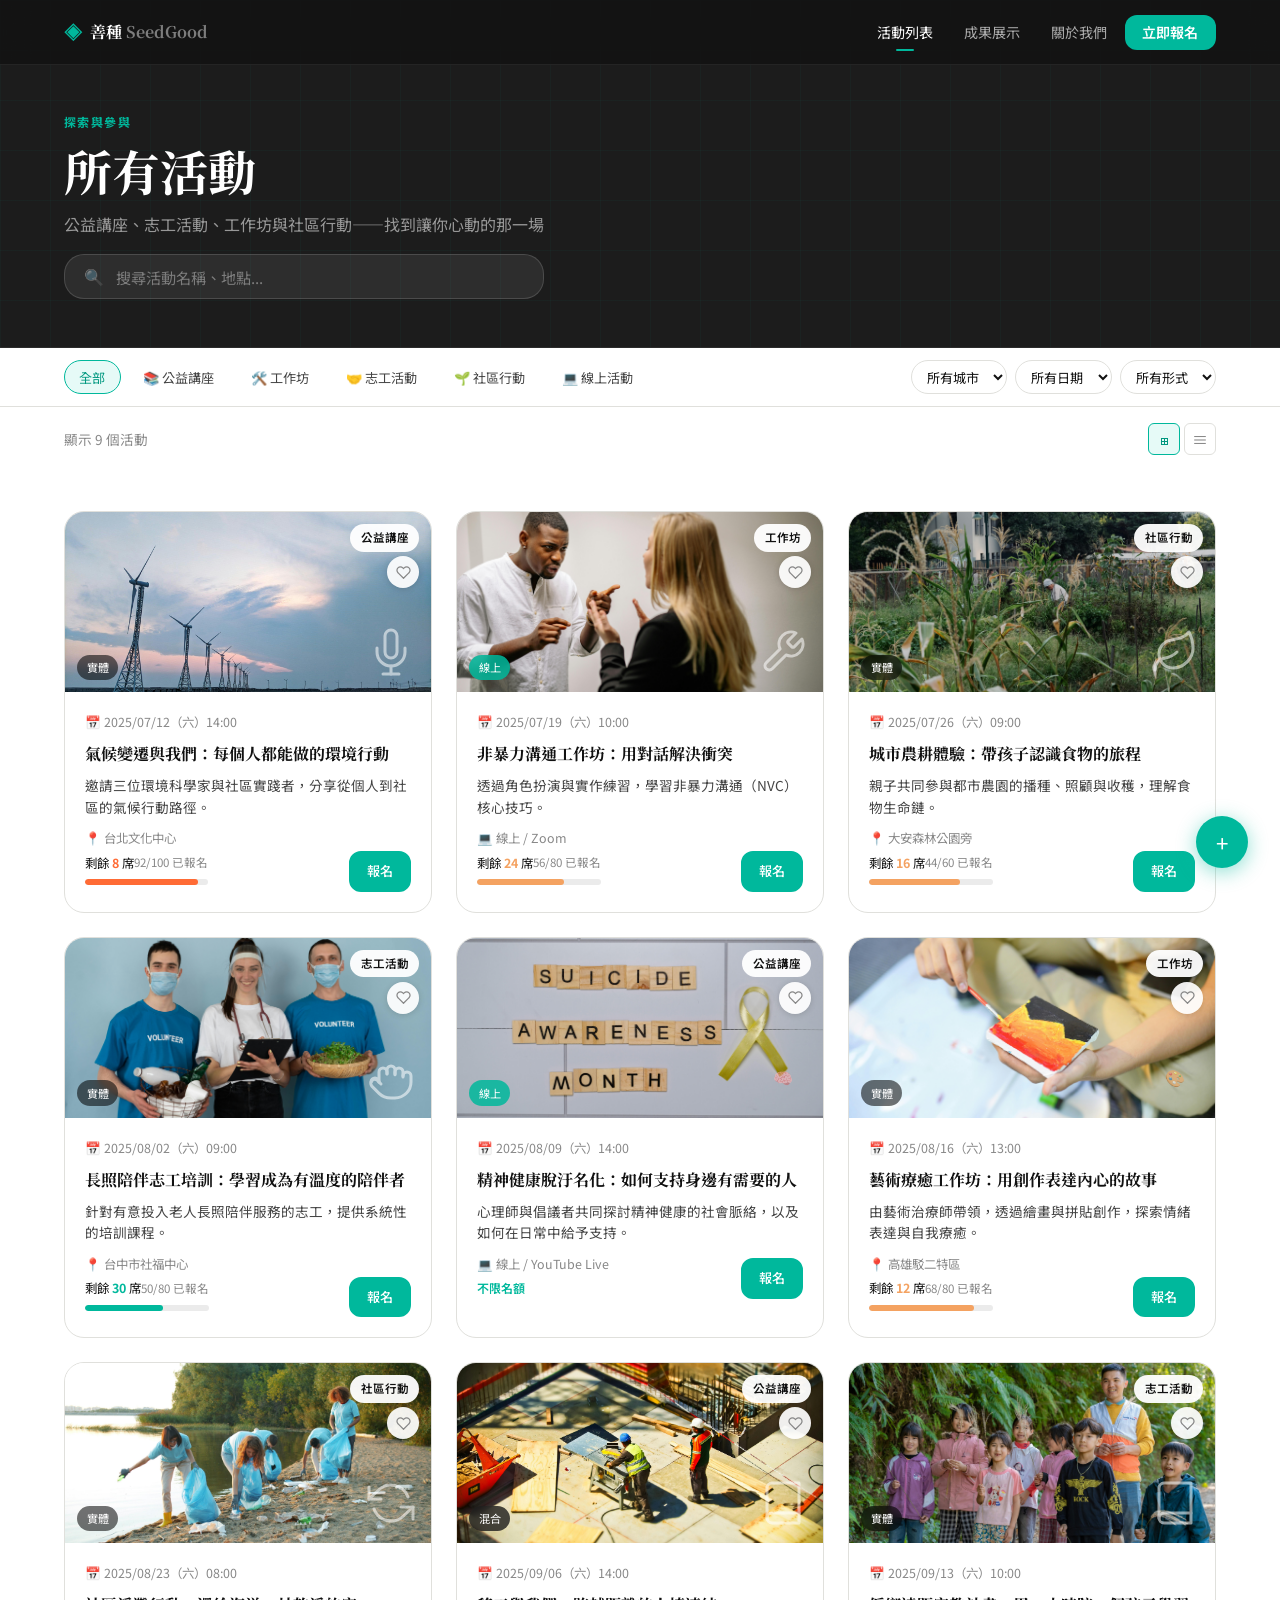
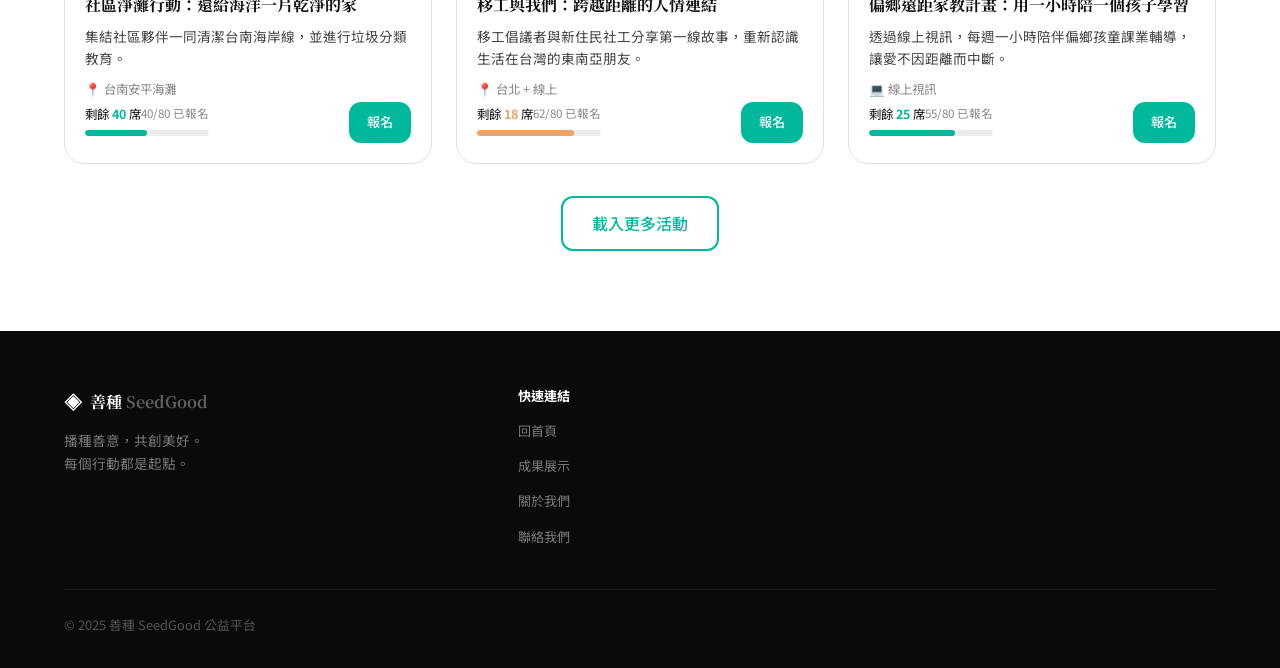
<file: events.html>
<!DOCTYPE html>
<html lang="zh-TW">
<head>
  <meta charset="UTF-8">
  <meta name="viewport" content="width=device-width, initial-scale=1.0">
  <title>活動列表 — 善種 SeedGood</title>
  <meta name="description" content="探索所有公益講座、志工活動、工作坊與社區行動，找到你想參與的善種活動。">
  <link rel="stylesheet" href="css/style.css">
  <link rel="preconnect" href="https://fonts.googleapis.com">
  <link rel="preconnect" href="https://fonts.gstatic.com" crossorigin>
  <link href="https://fonts.googleapis.com/css2?family=Noto+Serif+TC:wght@400;700;900&family=Noto+Sans+TC:wght@300;400;500;700&display=swap" rel="stylesheet" media="print" onload="this.media='all'">
</head>
<body>
<a href="#main" class="skip-link">跳至主要內容</a>
<div id="scroll-progress"></div>
<canvas id="confetti-canvas"></canvas>

<nav class="nav" id="nav">
  <div class="nav-inner container">
    <a href="index.html" class="nav-logo">
      <span class="logo-mark">&#9672;</span>
      <span class="logo-text">善種 <em>SeedGood</em></span>
    </a>
    <ul class="nav-links">
      <li><a href="events.html" class="active">活動列表</a></li>
      <li><a href="impact.html">成果展示</a></li>
      <li><a href="about.html">關於我們</a></li>
      <li><a href="events.html" class="nav-cta">立即報名</a></li>
    </ul>
    <button class="nav-toggle" id="navToggle" aria-label="選單">
      <span></span><span></span><span></span>
    </button>
  </div>
</nav>

<div class="mobile-menu" id="mobileMenu">
  <ul>
    <li><a href="events.html">活動列表</a></li>
    <li><a href="impact.html">成果展示</a></li>
    <li><a href="about.html">關於我們</a></li>
    <li><a href="events.html" class="btn btn-primary">立即報名</a></li>
  </ul>
</div>

<!-- Page Header -->
<div class="page-header">
  <div class="container">
    <p class="section-eyebrow">探索與參與</p>
    <h1 class="page-title">所有活動</h1>
    <p class="page-subtitle">公益講座、志工活動、工作坊與社區行動——找到讓你心動的那一場</p>
    <div class="events-search-bar">
      <span class="search-icon">🔍</span>
      <input type="text" id="eventsSearch" placeholder="搜尋活動名稱、地點..." aria-label="搜尋活動">
    </div>
  </div>
</div>

<!-- Filter Bar -->
<div class="filter-bar sticky-filter" id="filterBar">
  <div class="container">
    <div class="filter-inner">
      <div class="filter-tabs" role="tablist">
        <button class="filter-tab active" data-filter="all" role="tab">全部</button>
        <button class="filter-tab" data-filter="lecture" role="tab">📚 公益講座</button>
        <button class="filter-tab" data-filter="workshop" role="tab">🛠️ 工作坊</button>
        <button class="filter-tab" data-filter="volunteer" role="tab">🤝 志工活動</button>
        <button class="filter-tab" data-filter="community" role="tab">🌱 社區行動</button>
        <button class="filter-tab" data-filter="online" role="tab">💻 線上活動</button>
      </div>
      <div class="filter-options">
        <select class="filter-select" id="cityFilter" aria-label="選擇城市">
          <option value="">所有城市</option>
          <option value="taipei">台北市</option>
          <option value="taichung">台中市</option>
          <option value="kaohsiung">高雄市</option>
          <option value="tainan">台南市</option>
          <option value="online">線上</option>
        </select>
        <select class="filter-select" id="dateFilter" aria-label="選擇日期">
          <option value="">所有日期</option>
          <option value="this-week">本週</option>
          <option value="this-month">本月</option>
          <option value="next-month">下個月</option>
        </select>
        <select class="filter-select" id="modeFilter" aria-label="活動形式">
          <option value="">所有形式</option>
          <option value="physical">實體</option>
          <option value="online">線上</option>
          <option value="hybrid">混合</option>
        </select>
      </div>
    </div>
  </div>
</div>

<!-- Results Info -->
<div class="container">
  <div class="results-info">
    <span id="resultsCount">顯示 9 個活動</span>
    <div class="view-toggle">
      <button class="view-btn active" id="gridView" title="格狀顯示">⊞</button>
      <button class="view-btn" id="listView" title="列表顯示">≡</button>
    </div>
  </div>
</div>

<!-- Events Grid -->
<section class="section-sm" id="main">
  <div class="container">
    <div class="events-grid events-grid-full" id="eventsContainer">

      <!-- Event 1 -->
      <article class="event-card" data-type="lecture" data-city="taipei" data-mode="physical" data-event-id="ev-climate">
        <div class="event-img" style="background-image: url('images/Event1.jpg'); background-size: cover; background-position: center;">
          <div class="event-category-tag">公益講座</div>
          <div class="event-type-icon"><svg viewBox="0 0 24 24" fill="none" stroke="white" stroke-width="1.5" stroke-linecap="round" stroke-linejoin="round"><path d="M12 1a3 3 0 0 0-3 3v8a3 3 0 0 0 6 0V4a3 3 0 0 0-3-3z"/><path d="M19 10v2a7 7 0 0 1-14 0v-2"/><line x1="12" y1="19" x2="12" y2="23"/><line x1="8" y1="23" x2="16" y2="23"/></svg></div>
          <div class="event-mode-badge">實體</div>
        </div>
        <div class="event-body">
          <div class="event-meta">
            <span class="event-date">📅 2025/07/12（六）14:00</span>
          </div>
          <h3 class="event-title">氣候變遷與我們：每個人都能做的環境行動</h3>
          <p class="event-desc">邀請三位環境科學家與社區實踐者，分享從個人到社區的氣候行動路徑。</p>
          <div class="event-footer">
            <div class="event-info">
              <span class="event-location">📍 台北文化中心</span>
              <div data-seats-used="92" data-seats-total="100"></div>
            </div>
            <a href="event-detail.html" class="btn btn-primary btn-sm">報名</a>
          </div>
        </div>
      </article>

      <!-- Event 2 -->
      <article class="event-card" data-type="workshop" data-city="online" data-mode="online" data-event-id="ev-nvc">
        <div class="event-img" style="background-image: url('images/Event2.jpg'); background-size: cover; background-position: center;">
          <div class="event-category-tag">工作坊</div>
          <div class="event-type-icon"><svg viewBox="0 0 24 24" fill="none" stroke="white" stroke-width="1.5" stroke-linecap="round" stroke-linejoin="round"><path d="M14.7 6.3a1 1 0 0 0 0 1.4l1.6 1.6a1 1 0 0 0 1.4 0l3.77-3.77a6 6 0 0 1-7.94 7.94l-6.91 6.91a2.12 2.12 0 0 1-3-3l6.91-6.91a6 6 0 0 1 7.94-7.94l-3.76 3.76z"/></svg></div>
          <div class="event-mode-badge online">線上</div>
        </div>
        <div class="event-body">
          <div class="event-meta">
            <span class="event-date">📅 2025/07/19（六）10:00</span>
          </div>
          <h3 class="event-title">非暴力溝通工作坊：用對話解決衝突</h3>
          <p class="event-desc">透過角色扮演與實作練習，學習非暴力溝通（NVC）核心技巧。</p>
          <div class="event-footer">
            <div class="event-info">
              <span class="event-location">💻 線上 / Zoom</span>
              <div data-seats-used="56" data-seats-total="80"></div>
            </div>
            <a href="event-detail.html" class="btn btn-primary btn-sm">報名</a>
          </div>
        </div>
      </article>

      <!-- Event 3 -->
      <article class="event-card" data-type="community" data-city="taipei" data-mode="physical" data-event-id="ev-farm">
        <div class="event-img" style="background-image: url('images/Event3.jpg'); background-size: cover; background-position: center;">
          <div class="event-category-tag">社區行動</div>
          <div class="event-type-icon"><svg viewBox="0 0 24 24" fill="none" stroke="white" stroke-width="1.5" stroke-linecap="round" stroke-linejoin="round"><path d="M11 20A7 7 0 0 1 9.8 6.1C15.5 5 17 4.48 19 2c1 2 2 4.18 2 8 0 5.5-4.78 10-10 10z"/><path d="M2 21c0-3 1.85-5.36 5.08-6C9.5 14.52 12 13 13 12"/></svg></div>
          <div class="event-mode-badge">實體</div>
        </div>
        <div class="event-body">
          <div class="event-meta">
            <span class="event-date">📅 2025/07/26（六）09:00</span>
          </div>
          <h3 class="event-title">城市農耕體驗：帶孩子認識食物的旅程</h3>
          <p class="event-desc">親子共同參與都市農園的播種、照顧與收穫，理解食物生命鏈。</p>
          <div class="event-footer">
            <div class="event-info">
              <span class="event-location">📍 大安森林公園旁</span>
              <div data-seats-used="44" data-seats-total="60"></div>
            </div>
            <a href="event-detail.html" class="btn btn-primary btn-sm">報名</a>
          </div>
        </div>
      </article>

      <!-- Event 4 -->
      <article class="event-card" data-type="volunteer" data-city="taichung" data-mode="physical" data-event-id="ev-longcare">
        <div class="event-img" style="background-image: url('images/Event4.jpg'); background-size: cover; background-position: center;">
          <div class="event-category-tag">志工活動</div>
          <div class="event-type-icon"><svg viewBox="0 0 24 24" fill="none" stroke="white" stroke-width="1.5" stroke-linecap="round" stroke-linejoin="round"><path d="M18 11.5V9a2 2 0 0 0-2-2v0a2 2 0 0 0-2 2v1.4"/><path d="M14 10V8a2 2 0 0 0-2-2v0a2 2 0 0 0-2 2v2"/><path d="M10 9.9V9a2 2 0 0 0-2-2v0a2 2 0 0 0-2 2v5"/><path d="M6 14v0a2 2 0 0 0-2-2v0a2 2 0 0 0-2 2v0"/><path d="M18 11a2 2 0 1 1 4 0v3a8 8 0 0 1-8 8h-2c-2.8 0-4.5-.86-5.99-2.34l-3.6-3.6a2 2 0 0 1 2.83-2.82L7 15"/></svg></div>
          <div class="event-mode-badge">實體</div>
        </div>
        <div class="event-body">
          <div class="event-meta">
            <span class="event-date">📅 2025/08/02（六）09:00</span>
          </div>
          <h3 class="event-title">長照陪伴志工培訓：學習成為有溫度的陪伴者</h3>
          <p class="event-desc">針對有意投入老人長照陪伴服務的志工，提供系統性的培訓課程。</p>
          <div class="event-footer">
            <div class="event-info">
              <span class="event-location">📍 台中市社福中心</span>
              <div data-seats-used="50" data-seats-total="80"></div>
            </div>
            <a href="event-detail.html" class="btn btn-primary btn-sm">報名</a>
          </div>
        </div>
      </article>

      <!-- Event 5 -->
      <article class="event-card" data-type="lecture" data-city="online" data-mode="online" data-event-id="ev-river">
       <div class="event-img" style="background-image: url('images/Event5.jpg'); background-size: cover; background-position: center;">
          <div class="event-category-tag">公益講座</div>
          <div class="event-type-icon">🧠</div>
          <div class="event-mode-badge online">線上</div>
        </div>
        <div class="event-body">
          <div class="event-meta">
            <span class="event-date">📅 2025/08/09（六）14:00</span>
          </div>
          <h3 class="event-title">精神健康脫汙名化：如何支持身邊有需要的人</h3>
          <p class="event-desc">心理師與倡議者共同探討精神健康的社會脈絡，以及如何在日常中給予支持。</p>
          <div class="event-footer">
            <div class="event-info">
              <span class="event-location">💻 線上 / YouTube Live</span>
              <span class="event-seats">不限名額</span>
            </div>
            <a href="event-detail.html" class="btn btn-primary btn-sm">報名</a>
          </div>
        </div>
      </article>

      <!-- Event 6 -->
      <article class="event-card" data-type="workshop" data-city="kaohsiung" data-mode="physical" data-event-id="ev-design">
        <div class="event-img" style="background-image: url('images/Event6.jpg'); background-size: cover; background-position: center;">
          <div class="event-category-tag">工作坊</div>
          <div class="event-type-icon">🎨</div>
          <div class="event-mode-badge">實體</div>
        </div>
        <div class="event-body">
          <div class="event-meta">
            <span class="event-date">📅 2025/08/16（六）13:00</span>
          </div>
          <h3 class="event-title">藝術療癒工作坊：用創作表達內心的故事</h3>
          <p class="event-desc">由藝術治療師帶領，透過繪畫與拼貼創作，探索情緒表達與自我療癒。</p>
          <div class="event-footer">
            <div class="event-info">
              <span class="event-location">📍 高雄駁二特區</span>
              <div data-seats-used="68" data-seats-total="80"></div>
            </div>
            <a href="event-detail.html" class="btn btn-primary btn-sm">報名</a>
          </div>
        </div>
      </article>

      <!-- Event 7 -->
      <article class="event-card" data-type="community" data-city="tainan" data-mode="physical" data-event-id="ev-beach">
        <div class="event-img" style="background-image: url('images/Event7.jpg'); background-size: cover; background-position: center;">
          <div class="event-category-tag">社區行動</div>
          <div class="event-type-icon"><svg viewBox="0 0 24 24" fill="none" stroke="white" stroke-width="1.5" stroke-linecap="round" stroke-linejoin="round"><polyline points="1 4 1 10 7 10"/><polyline points="23 20 23 14 17 14"/><path d="M20.49 9A9 9 0 0 0 5.64 5.64L1 10m22 4l-4.64 4.36A9 9 0 0 1 3.51 15"/></svg></div>
          <div class="event-mode-badge">實體</div>
        </div>
        <div class="event-body">
          <div class="event-meta">
            <span class="event-date">📅 2025/08/23（六）08:00</span>
          </div>
          <h3 class="event-title">社區淨灘行動：還給海洋一片乾淨的家</h3>
          <p class="event-desc">集結社區夥伴一同清潔台南海岸線，並進行垃圾分類教育。</p>
          <div class="event-footer">
            <div class="event-info">
              <span class="event-location">📍 台南安平海灘</span>
              <div data-seats-used="40" data-seats-total="80"></div>
            </div>
            <a href="event-detail.html" class="btn btn-primary btn-sm">報名</a>
          </div>
        </div>
      </article>

      <!-- Event 8 -->
      <article class="event-card" data-type="lecture" data-city="taipei" data-mode="physical" data-event-id="ev-migrant">
        <div class="event-img" style="background-image: url('images/Event8.jpg'); background-size: cover; background-position: center;">
          <div class="event-category-tag">公益講座</div>
          <div class="event-type-icon"><svg viewBox="0 0 24 24" fill="none" stroke="white" stroke-width="1.5" stroke-linecap="round" stroke-linejoin="round"><path d="M4 19.5A2.5 2.5 0 0 1 6.5 17H20"/><path d="M6.5 2H20v20H6.5A2.5 2.5 0 0 1 4 19.5v-15A2.5 2.5 0 0 1 6.5 2z"/></svg></div>
          <div class="event-mode-badge hybrid">混合</div>
        </div>
        <div class="event-body">
          <div class="event-meta">
            <span class="event-date">📅 2025/09/06（六）14:00</span>
          </div>
          <h3 class="event-title">移工與我們：跨越距離的人情連結</h3>
          <p class="event-desc">移工倡議者與新住民社工分享第一線故事，重新認識生活在台灣的東南亞朋友。</p>
          <div class="event-footer">
            <div class="event-info">
              <span class="event-location">📍 台北 + 線上</span>
              <div data-seats-used="62" data-seats-total="80"></div>
            </div>
            <a href="event-detail.html" class="btn btn-primary btn-sm">報名</a>
          </div>
        </div>
      </article>

      <!-- Event 9 -->
      <article class="event-card" data-type="volunteer" data-city="taipei" data-mode="physical" data-event-id="ev-tutor">
        <div class="event-img" style="background-image: url('images/Event9.jpg'); background-size: cover; background-position: center;">
          <div class="event-category-tag">志工活動</div>
          <div class="event-type-icon"><svg viewBox="0 0 24 24" fill="none" stroke="white" stroke-width="1.5" stroke-linecap="round" stroke-linejoin="round"><path d="M4 19.5A2.5 2.5 0 0 1 6.5 17H20"/><path d="M6.5 2H20v20H6.5A2.5 2.5 0 0 1 4 19.5v-15A2.5 2.5 0 0 1 6.5 2z"/></svg></div>
          <div class="event-mode-badge">實體</div>
        </div>
        <div class="event-body">
          <div class="event-meta">
            <span class="event-date">📅 2025/09/13（六）10:00</span>
          </div>
          <h3 class="event-title">偏鄉遠距家教計畫：用一小時陪一個孩子學習</h3>
          <p class="event-desc">透過線上視訊，每週一小時陪伴偏鄉孩童課業輔導，讓愛不因距離而中斷。</p>
          <div class="event-footer">
            <div class="event-info">
              <span class="event-location">💻 線上視訊</span>
              <div data-seats-used="55" data-seats-total="80"></div>
            </div>
            <a href="event-detail.html" class="btn btn-primary btn-sm">報名</a>
          </div>
        </div>
      </article>

    </div>

    <!-- Load More -->
    <div class="load-more-wrap">
      <button class="btn btn-outline btn-lg" id="loadMoreBtn" onclick="loadMore()">
        載入更多活動
      </button>
    </div>
  </div>
</section>

<footer class="footer">
  <div class="container">
    <div class="footer-grid">
      <div class="footer-brand">
        <a href="index.html" class="nav-logo footer-logo">
          <span class="logo-mark">&#9672;</span>
          <span class="logo-text">善種 <em>SeedGood</em></span>
        </a>
        <p class="footer-tagline">播種善意，共創美好。<br>每個行動都是起點。</p>
      </div>
      <div class="footer-col">
        <h4>快速連結</h4>
        <ul>
          <li><a href="index.html">回首頁</a></li>
          <li><a href="impact.html">成果展示</a></li>
          <li><a href="about.html">關於我們</a></li>
          <li><a href="#">聯絡我們</a></li>
        </ul>
      </div>
    </div>
    <div class="footer-bottom">
      <p>© 2025 善種 SeedGood 公益平台</p>
    </div>
  </div>
</footer>

<!-- Search Overlay -->
<div class="search-overlay" id="searchOverlay" role="dialog" aria-label="搜尋結果">
  <div class="search-results-box">
    <div class="search-results-title">
      <span>搜尋結果</span>
      <button class="search-close" id="searchClose" aria-label="關閉搜尋">×</button>
    </div>
    <div id="searchResultsBox"></div>
  </div>
</div>

<!-- Floating Action Button -->
<div class="fab-container">
  <div class="fab-menu" id="fabMenu">
    <a class="fab-item" href="events.html">
      <span>📅</span> 查看所有活動
    </a>
    <a class="fab-item" href="index.html#newsletter">
      <span>✉️</span> 訂閱電子報
    </a>
    <a class="fab-item" href="about.html#partner">
      <span>🤝</span> 成為合作夥伴
    </a>
  </div>
  <button class="fab-main" id="fabMain" aria-label="快速操作選單">+</button>
</div>

<script src="js/main.js"></script>
<script>
  function loadMore() {
    const btn = document.getElementById('loadMoreBtn');
    btn.textContent = '載入中...';
    btn.disabled = true;
    setTimeout(() => {
      btn.textContent = '已顯示所有活動';
      btn.disabled = true;
      btn.style.opacity = '0.5';
    }, 1200);
  }
</script>
</body>
</html>
</file>
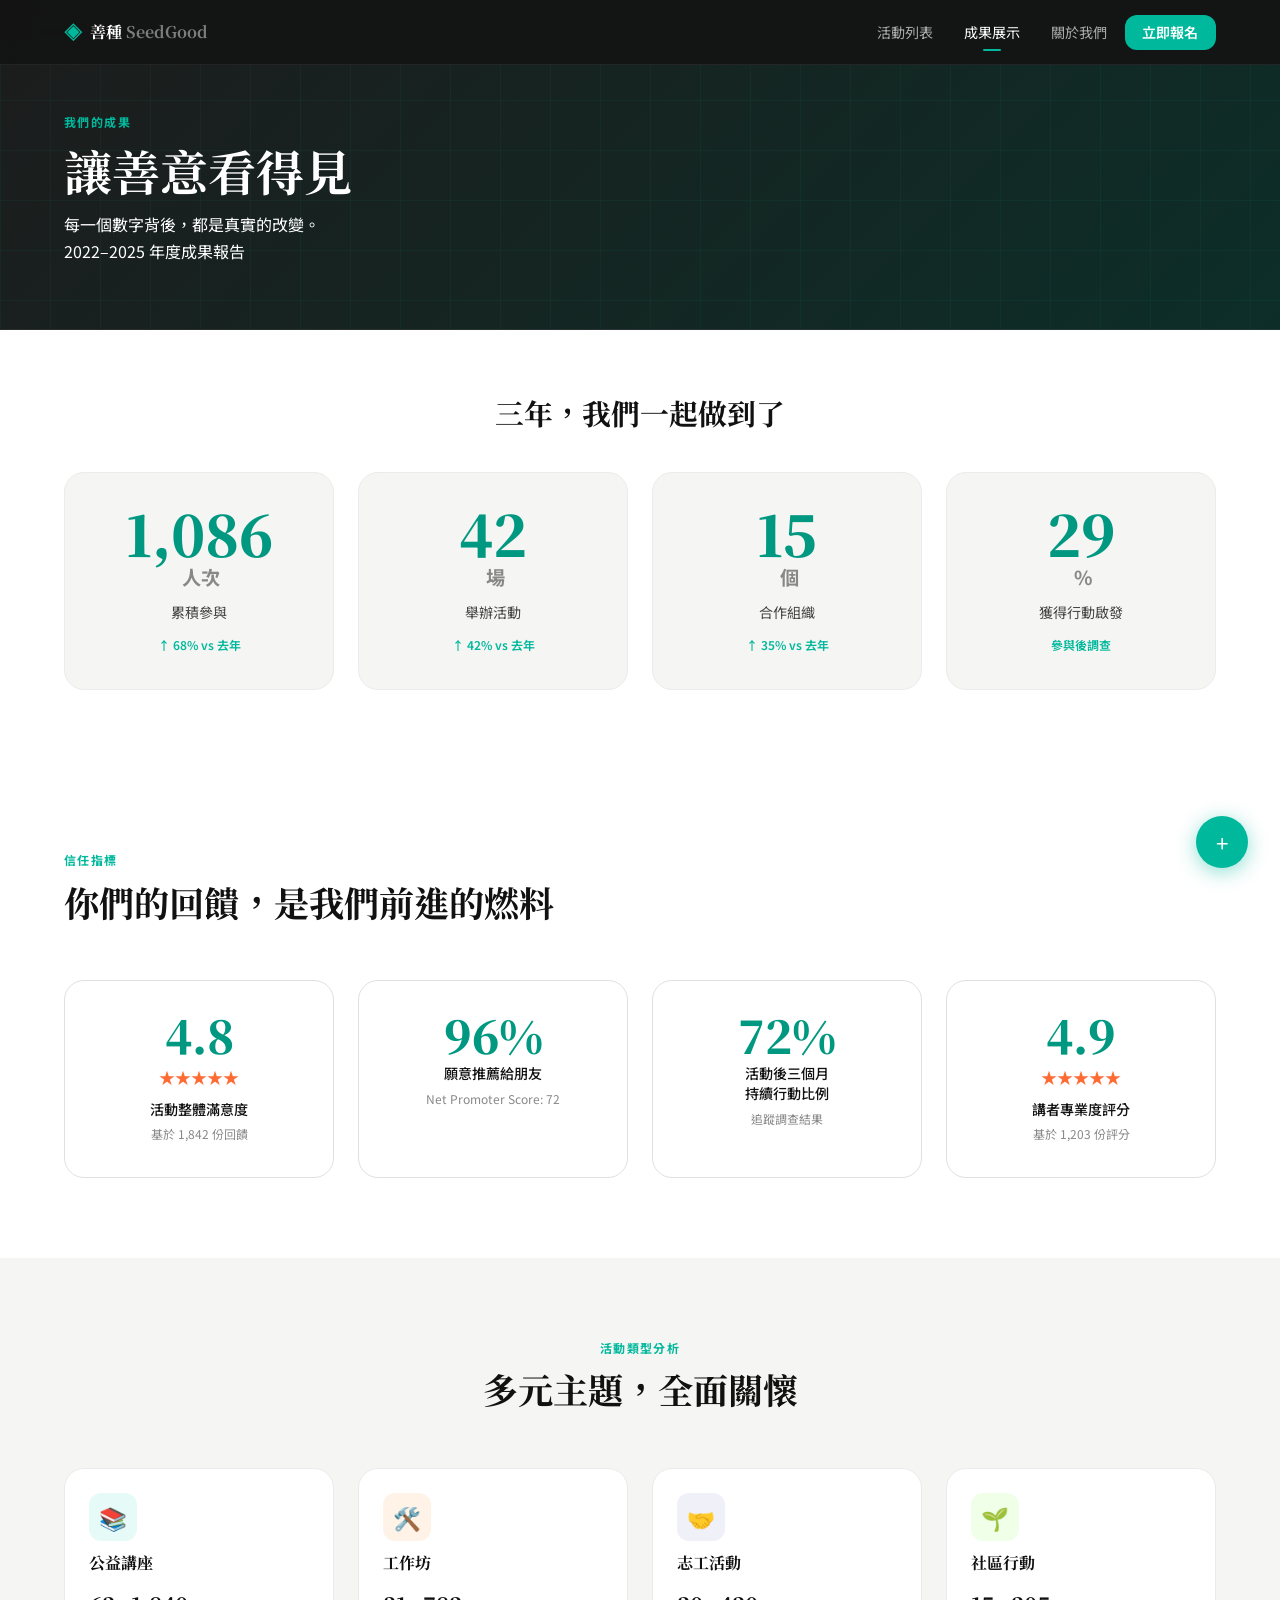
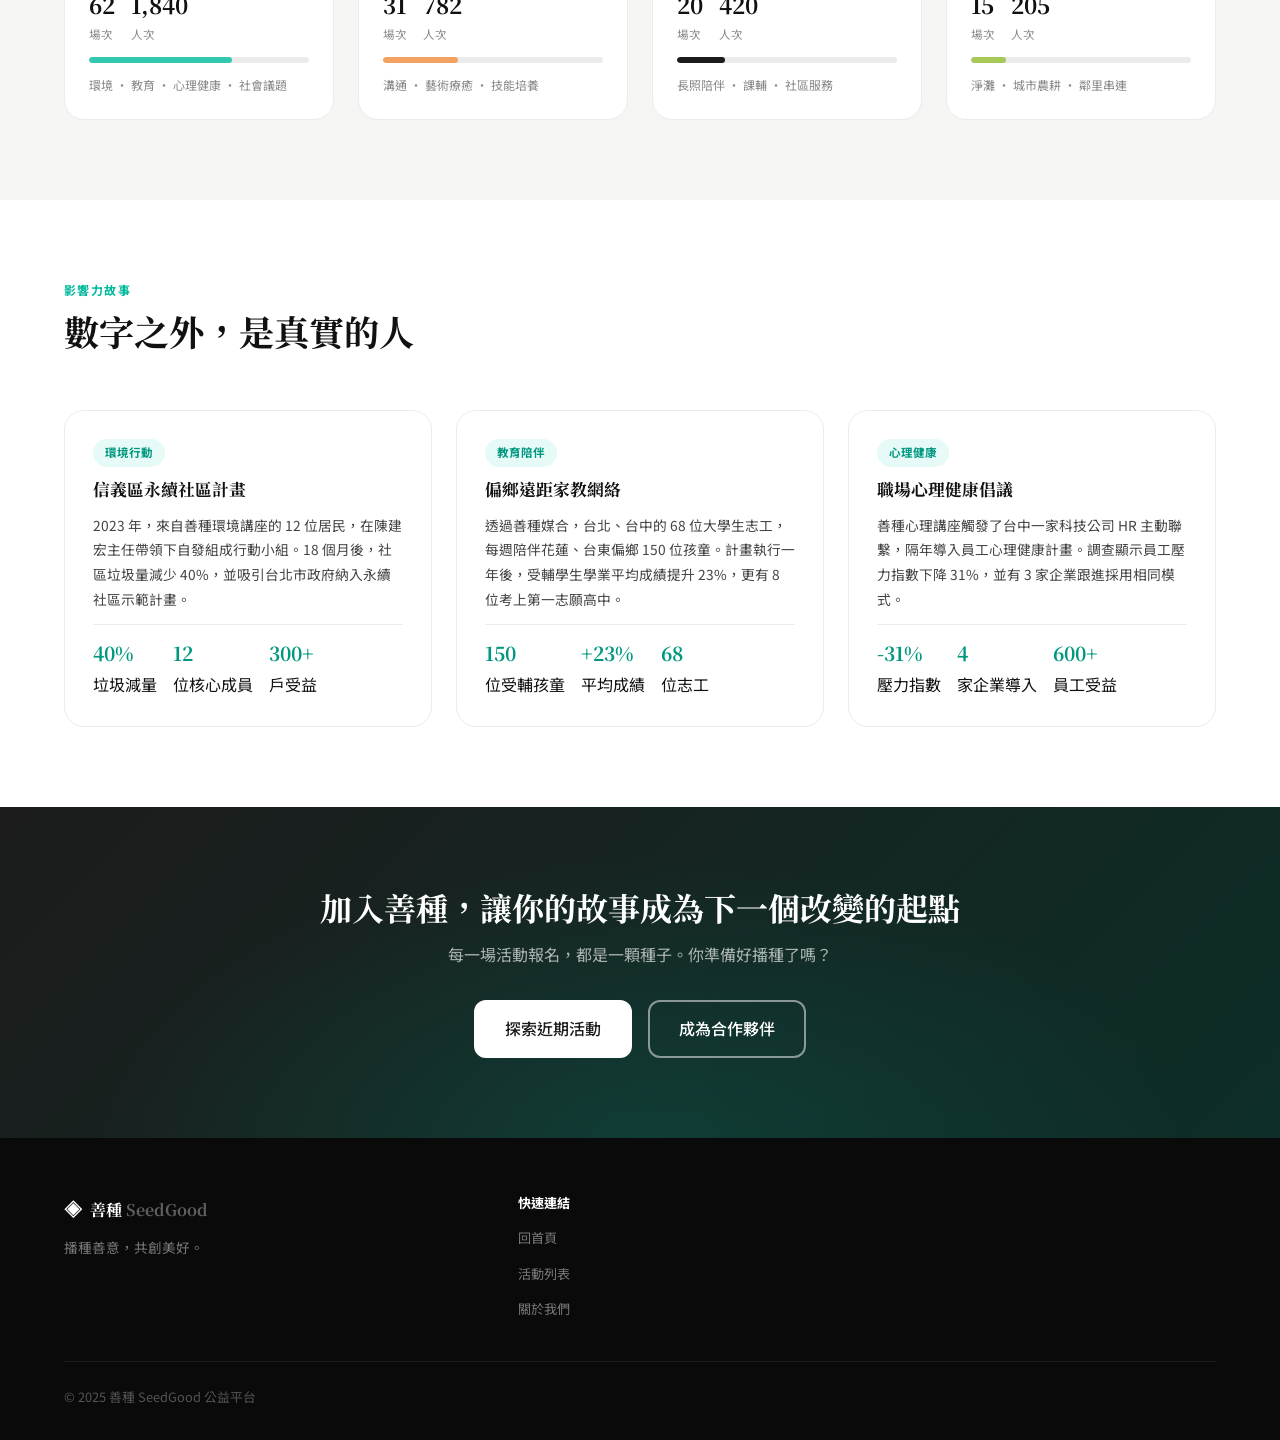
<file: impact.html>
<!DOCTYPE html>
<html lang="zh-TW">
<head>
  <meta charset="UTF-8">
  <meta name="viewport" content="width=device-width, initial-scale=1.0">
  <title>成果展示 — 善種 SeedGood</title>
  <link rel="stylesheet" href="css/style.css">
  <link rel="preconnect" href="https://fonts.googleapis.com">
  <link rel="preconnect" href="https://fonts.gstatic.com" crossorigin>
  <link href="https://fonts.googleapis.com/css2?family=Noto+Serif+TC:wght@400;700;900&family=Noto+Sans+TC:wght@300;400;500;700&display=swap" rel="stylesheet" media="print" onload="this.media='all'">
</head>
<body>
<a href="#main" class="skip-link">跳至主要內容</a>
<div id="scroll-progress"></div>
<canvas id="confetti-canvas"></canvas>

<nav class="nav" id="nav">
  <div class="nav-inner container">
    <a href="index.html" class="nav-logo">
      <span class="logo-mark">&#9672;</span>
      <span class="logo-text">善種 <em>SeedGood</em></span>
    </a>
    <ul class="nav-links">
      <li><a href="events.html">活動列表</a></li>
      <li><a href="impact.html" class="active">成果展示</a></li>
      <li><a href="about.html">關於我們</a></li>
      <li><a href="events.html" class="nav-cta">立即報名</a></li>
    </ul>
    <button class="nav-toggle" id="navToggle" aria-label="選單">
      <span></span><span></span><span></span>
    </button>
  </div>
</nav>

<div class="mobile-menu" id="mobileMenu">
  <ul>
    <li><a href="events.html">活動列表</a></li>
    <li><a href="impact.html">成果展示</a></li>
    <li><a href="about.html">關於我們</a></li>
  </ul>
</div>

<!-- Page Header -->
<div class="page-header impact-page-header">
  <div class="container">
    <p class="section-eyebrow light">我們的成果</p>
    <h1 class="page-title light">讓善意看得見</h1>
    <p class="page-subtitle light">每一個數字背後，都是真實的改變。<br>2022–2025 年度成果報告</p>
  </div>
</div>

<!-- Key Metrics -->
<section class="section impact-metrics-section">
  <div class="container">
    <div class="metrics-headline">
      <h2>三年，我們一起做到了</h2>
    </div>
    <div class="big-metrics-grid">
      <div class="big-metric">
        <span class="big-metric-num" data-target="3247">0</span>
        <span class="big-metric-unit">人次</span>
        <span class="big-metric-label">累積參與</span>
        <span class="big-metric-growth">↑ 68% vs 去年</span>
      </div>
      <div class="big-metric">
        <span class="big-metric-num" data-target="128">0</span>
        <span class="big-metric-unit">場</span>
        <span class="big-metric-label">舉辦活動</span>
        <span class="big-metric-growth">↑ 42% vs 去年</span>
      </div>
      <div class="big-metric">
        <span class="big-metric-num" data-target="47">0</span>
        <span class="big-metric-unit">個</span>
        <span class="big-metric-label">合作組織</span>
        <span class="big-metric-growth">↑ 35% vs 去年</span>
      </div>
      <div class="big-metric">
        <span class="big-metric-num" data-target="89">0</span>
        <span class="big-metric-unit">%</span>
        <span class="big-metric-label">獲得行動啟發</span>
        <span class="big-metric-growth">參與後調查</span>
      </div>
    </div>
  </div>
</section>

<!-- Satisfaction & Trust -->
<section class="section">
  <div class="container">
    <div class="section-header">
      <div>
        <p class="section-eyebrow">信任指標</p>
        <h2 class="section-title">你們的回饋，是我們前進的燃料</h2>
      </div>
    </div>
    <div class="trust-grid">
      <div class="trust-card">
        <div class="trust-score">4.8</div>
        <div class="stars">★★★★★</div>
        <div class="trust-label">活動整體滿意度</div>
        <div class="trust-base">基於 1,842 份回饋</div>
      </div>
      <div class="trust-card">
        <div class="trust-score">96%</div>
        <div class="trust-label">願意推薦給朋友</div>
        <div class="trust-base">Net Promoter Score: 72</div>
      </div>
      <div class="trust-card">
        <div class="trust-score">72%</div>
        <div class="trust-label">活動後三個月<br>持續行動比例</div>
        <div class="trust-base">追蹤調查結果</div>
      </div>
      <div class="trust-card">
        <div class="trust-score">4.9</div>
        <div class="stars">★★★★★</div>
        <div class="trust-label">講者專業度評分</div>
        <div class="trust-base">基於 1,203 份評分</div>
      </div>
    </div>
  </div>
</section>

<!-- Activity Categories Breakdown -->
<section class="section alt-bg">
  <div class="container">
    <div class="section-header center">
      <div>
        <p class="section-eyebrow">活動類型分析</p>
        <h2 class="section-title">多元主題，全面關懷</h2>
      </div>
    </div>
    <div class="category-impact-grid">
      <div class="cat-impact-card">
        <div class="cat-impact-icon" style="background:#E6FAF7;color:#009880">📚</div>
        <h3>公益講座</h3>
        <div class="cat-stats">
          <div class="cat-stat"><span class="cat-num">62</span><span>場次</span></div>
          <div class="cat-stat"><span class="cat-num">1,840</span><span>人次</span></div>
        </div>
        <div class="cat-bar-wrap">
          <div class="cat-bar" style="width:65%;background:#33C9B0"></div>
        </div>
        <p class="cat-topics">環境 · 教育 · 心理健康 · 社會議題</p>
      </div>
      <div class="cat-impact-card">
        <div class="cat-impact-icon" style="background:#fff3e8;color:#E76F51">🛠️</div>
        <h3>工作坊</h3>
        <div class="cat-stats">
          <div class="cat-stat"><span class="cat-num">31</span><span>場次</span></div>
          <div class="cat-stat"><span class="cat-num">782</span><span>人次</span></div>
        </div>
        <div class="cat-bar-wrap">
          <div class="cat-bar" style="width:34%;background:#F4A261"></div>
        </div>
        <p class="cat-topics">溝通 · 藝術療癒 · 技能培養</p>
      </div>
      <div class="cat-impact-card">
        <div class="cat-impact-icon" style="background:#f0f0f8;color:#1C1C1C">🤝</div>
        <h3>志工活動</h3>
        <div class="cat-stats">
          <div class="cat-stat"><span class="cat-num">20</span><span>場次</span></div>
          <div class="cat-stat"><span class="cat-num">420</span><span>人次</span></div>
        </div>
        <div class="cat-bar-wrap">
          <div class="cat-bar" style="width:22%;background:#1C1C1C"></div>
        </div>
        <p class="cat-topics">長照陪伴 · 課輔 · 社區服務</p>
      </div>
      <div class="cat-impact-card">
        <div class="cat-impact-icon" style="background:#f0ffe8;color:#606C38">🌱</div>
        <h3>社區行動</h3>
        <div class="cat-stats">
          <div class="cat-stat"><span class="cat-num">15</span><span>場次</span></div>
          <div class="cat-stat"><span class="cat-num">205</span><span>人次</span></div>
        </div>
        <div class="cat-bar-wrap">
          <div class="cat-bar" style="width:16%;background:#A7C957"></div>
        </div>
        <p class="cat-topics">淨灘 · 城市農耕 · 鄰里串連</p>
      </div>
    </div>
  </div>
</section>

<!-- Success Stories -->
<section class="section">
  <div class="container">
    <div class="section-header">
      <div>
        <p class="section-eyebrow">影響力故事</p>
        <h2 class="section-title">數字之外，是真實的人</h2>
      </div>
    </div>
    <div class="stories-grid">
      <div class="story-card">
        <div class="story-tag">環境行動</div>
        <h3 class="story-title">信義區永續社區計畫</h3>
        <p class="story-body">2023 年，來自善種環境講座的 12 位居民，在陳建宏主任帶領下自發組成行動小組。18 個月後，社區垃圾量減少 40%，並吸引台北市政府納入永續社區示範計畫。</p>
        <div class="story-impact">
          <div class="story-kpi"><span>40%</span>垃圾減量</div>
          <div class="story-kpi"><span>12</span>位核心成員</div>
          <div class="story-kpi"><span>300+</span>戶受益</div>
        </div>
      </div>
      <div class="story-card">
        <div class="story-tag">教育陪伴</div>
        <h3 class="story-title">偏鄉遠距家教網絡</h3>
        <p class="story-body">透過善種媒合，台北、台中的 68 位大學生志工，每週陪伴花蓮、台東偏鄉 150 位孩童。計畫執行一年後，受輔學生學業平均成績提升 23%，更有 8 位考上第一志願高中。</p>
        <div class="story-impact">
          <div class="story-kpi"><span>150</span>位受輔孩童</div>
          <div class="story-kpi"><span>+23%</span>平均成績</div>
          <div class="story-kpi"><span>68</span>位志工</div>
        </div>
      </div>
      <div class="story-card">
        <div class="story-tag">心理健康</div>
        <h3 class="story-title">職場心理健康倡議</h3>
        <p class="story-body">善種心理講座觸發了台中一家科技公司 HR 主動聯繫，隔年導入員工心理健康計畫。調查顯示員工壓力指數下降 31%，並有 3 家企業跟進採用相同模式。</p>
        <div class="story-impact">
          <div class="story-kpi"><span>-31%</span>壓力指數</div>
          <div class="story-kpi"><span>4</span>家企業導入</div>
          <div class="story-kpi"><span>600+</span>員工受益</div>
        </div>
      </div>
    </div>
  </div>
</section>

<!-- CTA -->
<section class="cta-section">
  <div class="container">
    <div class="cta-inner">
      <h2>加入善種，讓你的故事成為下一個改變的起點</h2>
      <p>每一場活動報名，都是一顆種子。你準備好播種了嗎？</p>
      <div class="cta-buttons">
        <a href="events.html" class="btn btn-light btn-lg">探索近期活動</a>
        <a href="about.html#partner" class="btn btn-ghost-light btn-lg">成為合作夥伴</a>
      </div>
    </div>
  </div>
</section>

<footer class="footer">
  <div class="container">
    <div class="footer-grid">
      <div class="footer-brand">
        <a href="index.html" class="nav-logo footer-logo">
          <span class="logo-mark">&#9672;</span>
          <span class="logo-text">善種 <em>SeedGood</em></span>
        </a>
        <p class="footer-tagline">播種善意，共創美好。</p>
      </div>
      <div class="footer-col">
        <h4>快速連結</h4>
        <ul>
          <li><a href="index.html">回首頁</a></li>
          <li><a href="events.html">活動列表</a></li>
          <li><a href="about.html">關於我們</a></li>
        </ul>
      </div>
    </div>
    <div class="footer-bottom">
      <p>© 2025 善種 SeedGood 公益平台</p>
    </div>
  </div>
</footer>

<!-- Search Overlay -->
<div class="search-overlay" id="searchOverlay" role="dialog" aria-label="搜尋結果">
  <div class="search-results-box">
    <div class="search-results-title">
      <span>搜尋結果</span>
      <button class="search-close" id="searchClose" aria-label="關閉搜尋">×</button>
    </div>
    <div id="searchResultsBox"></div>
  </div>
</div>

<!-- Floating Action Button -->
<div class="fab-container">
  <div class="fab-menu" id="fabMenu">
    <a class="fab-item" href="events.html">
      <span>📅</span> 查看所有活動
    </a>
    <a class="fab-item" href="index.html#newsletter">
      <span>✉️</span> 訂閱電子報
    </a>
    <a class="fab-item" href="about.html#partner">
      <span>🤝</span> 成為合作夥伴
    </a>
  </div>
  <button class="fab-main" id="fabMain" aria-label="快速操作選單">+</button>
</div>

<script src="js/main.js"></script>
</body>
</html>
</file>
<file: css/style.css>
/* ===================================
   善種 SeedGood — Main Stylesheet
   炭黑 × 青綠 Modern Edition v3 Enhanced
   =================================== */

:root {
  --primary: #1C1C1C;
  --primary-light: #2D2D2D;
  --primary-lighter: #3D3D3D;

  --teal: #00B89C;
  --teal-dark: #009880;
  --teal-light: #33C9B0;
  --teal-pale: #B3EDE6;
  --teal-bg: #E6FAF7;

  --accent: #FF6B35;
  --accent-dark: #E55A25;
  --accent-light: #FF8F65;

  --cream: #FAFAF8;
  --cream-dark: #F0EFEC;
  --off-white: #F5F5F3;

  --text-primary: #111111;
  --text-secondary: #444444;
  --text-muted: #888888;

  --border-color: #E0E0DC;
  --border-light: #EBEBEB;

  --green-dark: var(--teal-dark);
  --green-mid: var(--teal);
  --green-light: var(--teal-light);
  --green-pale: var(--teal-pale);
  --green-bg: var(--teal-bg);
  --orange: var(--accent-light);
  --orange-dark: var(--accent);
  --orange-light: #FFDDD2;
  --navy: var(--primary);

  --font-serif: 'Noto Serif TC', '源ノ明朝 TC', serif;
  --font-sans: 'Noto Sans TC', 'PingFang TC', sans-serif;

  --section-py: 5rem;
  --section-py-sm: 3rem;
  --container-max: 1200px;
  --container-pad: 1.5rem;

  --radius-sm: 6px;
  --radius-md: 12px;
  --radius-lg: 20px;
  --radius-xl: 32px;

  --shadow-sm: 0 1px 3px rgba(0,0,0,0.08);
  --shadow-md: 0 4px 16px rgba(0,0,0,0.12);
  --shadow-lg: 0 8px 32px rgba(0,0,0,0.18);

  --ease: cubic-bezier(0.25, 0.46, 0.45, 0.94);
}

/* ===== Reset ===== */
*, *::before, *::after { box-sizing: border-box; margin: 0; padding: 0; }
html { scroll-behavior: smooth; font-size: 16px; }
body { font-family: var(--font-sans); color: var(--text-primary); background: #fff; line-height: 1.7; -webkit-font-smoothing: antialiased; }
img { max-width: 100%; display: block; }
a { color: inherit; text-decoration: none; }
button { cursor: pointer; border: none; background: none; font-family: inherit; }
input, select, textarea { font-family: inherit; font-size: 1rem; outline: none; border: 1.5px solid var(--border-color); border-radius: var(--radius-sm); padding: .6rem .9rem; width: 100%; transition: border-color .2s; background: #fff; color: var(--text-primary); }
input:focus, select:focus, textarea:focus { border-color: var(--teal); }
textarea { resize: vertical; }

/* ===== Scroll Progress Bar ===== */
#scroll-progress { position: fixed; top: 0; left: 0; width: 0%; height: 3px; background: linear-gradient(90deg, var(--teal), var(--teal-light), var(--accent)); z-index: 9999; transition: width 0.08s linear; border-radius: 0 2px 2px 0; }

/* ===== Skip Link ===== */
.skip-link { position: absolute; top: -100px; left: 1rem; background: var(--teal); color: #fff; padding: .5rem 1rem; border-radius: var(--radius-sm); font-size: .88rem; z-index: 10000; transition: top .2s; }
.skip-link:focus { top: 1rem; }

/* ===== Container ===== */
.container { max-width: var(--container-max); margin: 0 auto; padding: 0 var(--container-pad); }

/* ===== Typography ===== */
h1, h2, h3, h4 { font-family: var(--font-serif); line-height: 1.3; color: var(--text-primary); }
.section-eyebrow { font-size: .75rem; font-weight: 700; letter-spacing: .12em; text-transform: uppercase; color: var(--teal); margin-bottom: .5rem; display: block; }
.section-eyebrow.light { color: var(--teal-light); }
.section-title { font-size: clamp(1.6rem, 3vw, 2.2rem); margin-bottom: 1rem; }
.section-title.light { color: #fff; }

/* ===== Sections ===== */
.section { padding: var(--section-py) 0; }
.section-sm { padding: var(--section-py-sm) 0; }
.alt-bg { background: var(--off-white); }
.section-header { display: flex; justify-content: space-between; align-items: flex-end; margin-bottom: 2.5rem; gap: 1rem; }
.section-header.center { flex-direction: column; align-items: center; text-align: center; }

/* ===== Buttons ===== */
.btn { display: inline-flex; align-items: center; justify-content: center; gap: .4rem; padding: .65rem 1.4rem; border-radius: var(--radius-md); font-size: .9rem; font-weight: 500; font-family: var(--font-sans); transition: all .2s var(--ease); cursor: pointer; border: 2px solid transparent; white-space: nowrap; }
.btn:active { transform: scale(0.98); }
.btn-sm { padding: .45rem 1rem; font-size: .82rem; }
.btn-lg { padding: .85rem 1.8rem; font-size: 1rem; }
.btn-full { width: 100%; }
.btn-primary { background: var(--teal); color: #fff; border-color: var(--teal); }
.btn-primary:hover { background: var(--teal-dark); border-color: var(--teal-dark); }
.btn-accent { background: var(--accent); color: #fff; border-color: var(--accent); }
.btn-accent:hover { background: var(--accent-dark); border-color: var(--accent-dark); }
.btn-outline { background: transparent; color: var(--teal); border-color: var(--teal); }
.btn-outline:hover { background: var(--teal-bg); }
.btn-ghost { background: rgba(255,255,255,.1); color: rgba(255,255,255,.9); border-color: rgba(255,255,255,0.25); }
.btn-ghost:hover { background: rgba(255,255,255,.2); }
.btn-ghost-light { background: transparent; color: #fff; border-color: rgba(255,255,255,0.5); }
.btn-ghost-light:hover { background: rgba(255,255,255,0.15); }
.btn-light { background: #fff; color: var(--primary); border-color: #fff; }
.btn-light:hover { background: var(--cream); }

/* ===== Navigation ===== */
.nav { position: fixed; top: 0; left: 0; right: 0; z-index: 1000; background: rgba(20,20,20,0.97); backdrop-filter: blur(16px); border-bottom: 1px solid rgba(255,255,255,0.07); transition: all .3s var(--ease); }
.nav.scrolled { box-shadow: 0 2px 24px rgba(0,0,0,0.35); }
.nav-inner { display: flex; align-items: center; height: 64px; gap: 2rem; }
.nav-logo { display: flex; align-items: center; gap: .5rem; font-family: var(--font-serif); font-weight: 700; font-size: 1rem; }
.logo-mark { color: var(--teal); font-size: 1.1rem; }
.logo-text { color: #fff; }
.logo-text em { color: rgba(255,255,255,.45); font-style: normal; }
.nav-links { display: flex; list-style: none; gap: .25rem; margin-left: auto; align-items: center; }
.nav-links a { padding: .4rem .85rem; border-radius: var(--radius-sm); font-size: .88rem; color: rgba(255,255,255,0.65); transition: all .2s; position: relative; }
.nav-links a:hover, .nav-links a.active { color: #fff; }
.nav-links a.active::after { content: ''; position: absolute; bottom: -2px; left: 50%; transform: translateX(-50%); width: 18px; height: 2px; background: var(--teal); border-radius: 2px; }
.nav-cta { background: var(--teal) !important; color: #fff !important; border-radius: var(--radius-md) !important; padding: .45rem 1.1rem !important; font-weight: 600 !important; }
.nav-cta:hover { background: var(--teal-dark) !important; }
.nav-cta.active::after { display: none; }
.nav-toggle { display: none; flex-direction: column; gap: 4px; padding: .5rem; margin-left: auto; }
.nav-toggle span { display: block; width: 22px; height: 2px; background: #fff; border-radius: 2px; transition: .3s; }

/* ===== Mobile Menu ===== */
.mobile-menu { display: none; position: fixed; top: 64px; left: 0; right: 0; background: var(--primary); border-bottom: 1px solid rgba(255,255,255,0.08); z-index: 999; padding: 1rem 0; }
.mobile-menu.open { display: block; }
.mobile-menu ul { list-style: none; }
.mobile-menu li a { display: block; padding: .75rem 1.5rem; font-size: 1rem; color: rgba(255,255,255,0.8); border-bottom: 1px solid rgba(255,255,255,0.06); }
.mobile-menu li a:hover { color: var(--teal); }
.mobile-menu li:last-child a { margin: 1rem 1.5rem; width: calc(100% - 3rem); border-radius: var(--radius-md); border-bottom: none; }

/* ===== Hero ===== */
.hero { padding: 9rem 0 6rem; position: relative; overflow: hidden; background: var(--primary); min-height: 90vh; display: flex; align-items: center; }
.hero-bg { position: absolute; inset: 0; pointer-events: none; overflow: hidden; }
.hero-shape { position: absolute; border-radius: 50%; opacity: .07; }
.hero-shape-1 { width: 700px; height: 700px; background: var(--teal); top: -250px; right: -200px; animation: float-slow 14s ease-in-out infinite; }
.hero-shape-2 { width: 500px; height: 500px; background: var(--accent); bottom: -200px; left: -150px; animation: float-slow 18s ease-in-out infinite reverse; }
.hero-dots { position: absolute; inset: 0; background-image: radial-gradient(rgba(0,184,156,0.15) 1px, transparent 1px); background-size: 40px 40px; }
@keyframes float-slow { 0%,100%{transform:translate(0,0) scale(1)} 33%{transform:translate(20px,-30px) scale(1.03)} 66%{transform:translate(-15px,20px) scale(0.97)} }

.hero-content { position: relative; z-index: 2; max-width: 720px; }
.hero-badge { display: inline-flex; align-items: center; gap: .5rem; background: rgba(255,255,255,0.06); border: 1px solid rgba(0,184,156,0.35); padding: .4rem 1rem; border-radius: 100px; font-size: .82rem; color: rgba(255,255,255,0.8); margin-bottom: 1.5rem; }
.pulse-dot { width: 8px; height: 8px; background: var(--teal); border-radius: 50%; animation: pulse 2s infinite; flex-shrink: 0; box-shadow: 0 0 8px var(--teal); }
@keyframes pulse { 0%,100%{opacity:1;transform:scale(1);box-shadow:0 0 8px var(--teal)} 50%{opacity:.7;transform:scale(1.3);box-shadow:0 0 16px var(--teal)} }

.hero-title { font-size: clamp(2.8rem, 6vw, 4.8rem); line-height: 1.15; font-weight: 900; margin-bottom: 1.2rem; color: #fff; }
.hero-title .accent { color: var(--teal); }
.hero-subtitle { font-size: 1.1rem; color: rgba(255,255,255,0.6); margin-bottom: 1.5rem; line-height: 1.8; }
.hero-cta { display: flex; gap: 1rem; flex-wrap: wrap; margin-bottom: 3rem; }
.hero-stats { display: flex; gap: 2.5rem; flex-wrap: wrap; padding-top: 2rem; border-top: 1px solid rgba(255,255,255,0.1); }
.stat { text-align: left; }
.stat-num { display: block; font-family: var(--font-serif); font-size: 2rem; font-weight: 700; color: var(--teal); line-height: 1; }
.stat-label { font-size: .78rem; color: rgba(255,255,255,.45); margin-top: .25rem; }
.stat-divider { width: 1px; background: rgba(255,255,255,0.1); align-self: stretch; }

/* ===== Hero Search ===== */
.hero-search { display: flex; align-items: center; background: rgba(255,255,255,0.07); border: 1px solid rgba(255,255,255,0.14); border-radius: var(--radius-lg); padding: .5rem .5rem .5rem 1.2rem; gap: .75rem; max-width: 520px; margin-bottom: 1.75rem; transition: border-color .2s, background .2s; }
.hero-search:focus-within { border-color: var(--teal); background: rgba(255,255,255,0.1); }
.hero-search input { background: transparent; border: none; color: #fff; font-size: 1rem; flex: 1; padding: 0; width: auto; }
.hero-search input::placeholder { color: rgba(255,255,255,0.38); }
.hero-search input:focus { border: none; }
.hero-search-btn { background: var(--teal); color: #fff; border-radius: var(--radius-md); padding: .55rem 1.2rem; font-size: .88rem; font-weight: 600; font-family: var(--font-sans); border: none; cursor: pointer; transition: background .2s; white-space: nowrap; }
.hero-search-btn:hover { background: var(--teal-dark); }

/* ===== Search Results ===== */
.search-overlay { position: fixed; inset: 0; background: rgba(0,0,0,0.75); z-index: 500; display: none; align-items: flex-start; justify-content: center; padding-top: 100px; }
.search-overlay.active { display: flex; }
.search-results-box { background: #fff; border-radius: var(--radius-lg); width: 100%; max-width: 600px; max-height: 70vh; overflow-y: auto; padding: 1.5rem; margin: 0 1rem; }
.search-results-title { font-size: .75rem; color: var(--text-muted); margin-bottom: 1rem; text-transform: uppercase; letter-spacing: .08em; display: flex; justify-content: space-between; align-items: center; }
.search-close { font-size: 1.4rem; cursor: pointer; color: var(--text-muted); background: none; border: none; line-height: 1; width: auto; padding: 0; }
.search-result-item { display: flex; align-items: flex-start; gap: 1rem; padding: .9rem; border-radius: var(--radius-md); cursor: pointer; transition: background .15s; text-decoration: none; color: inherit; }
.search-result-item:hover { background: var(--teal-bg); }
.search-result-dot { width: 36px; height: 36px; border-radius: var(--radius-sm); background: var(--primary); display: flex; align-items: center; justify-content: center; font-size: 16px; flex-shrink: 0; }
.search-result-title { font-size: .95rem; font-weight: 600; margin-bottom: .15rem; }
.search-result-meta { font-size: .78rem; color: var(--text-muted); }
.search-no-result { text-align: center; padding: 2rem; color: var(--text-muted); font-size: .9rem; }
.search-empty-icon { font-size: 2rem; margin-bottom: .5rem; }

/* ===== Categories ===== */
.categories { background: #fff; border-bottom: 1px solid var(--border-light); padding: 1.5rem 0; }
.cat-strip { display: flex; gap: .75rem; overflow-x: auto; padding-bottom: .25rem; scrollbar-width: none; }
.cat-strip::-webkit-scrollbar { display: none; }
.cat-item { display: flex; align-items: center; gap: .5rem; padding: .5rem 1.1rem; border-radius: 100px; border: 1.5px solid var(--border-color); font-size: .85rem; color: var(--text-secondary); white-space: nowrap; transition: all .2s; background: #fff; }
.cat-item:hover, .cat-item.active { border-color: var(--teal); color: var(--teal-dark); background: var(--teal-bg); }
.cat-icon { font-size: 1rem; }

/* ===== Event Cards ===== */
.events-grid { display: grid; grid-template-columns: repeat(auto-fill, minmax(340px, 1fr)); gap: 1.5rem; }
.events-grid-full { grid-template-columns: repeat(auto-fill, minmax(320px, 1fr)); }
.event-card { background: #fff; border-radius: var(--radius-lg); overflow: hidden; border: 1px solid var(--border-color); transition: transform .25s var(--ease), box-shadow .25s var(--ease), border-color .25s; position: relative; }
.event-card:hover { transform: translateY(-5px); box-shadow: var(--shadow-lg); border-color: var(--teal-pale); }
.event-card.featured { grid-column: 1 / -1; display: grid; grid-template-columns: 280px 1fr; }
@media (max-width: 640px) { .event-card.featured { grid-template-columns: 1fr; } }

.event-badge { position: absolute; top: 12px; left: 12px; background: var(--accent); color: #fff; padding: .3rem .75rem; border-radius: 100px; font-size: .72rem; font-weight: 700; z-index: 2; }
.event-img { height: 180px; display: flex; align-items: flex-end; justify-content: flex-start; position: relative; overflow: hidden; }
.event-card.featured .event-img { height: 100%; min-height: 200px; }
.event-category-tag { position: absolute; top: 12px; right: 12px; background: rgba(255,255,255,.95); color: var(--text-primary); padding: .25rem .65rem; border-radius: 100px; font-size: .72rem; font-weight: 600; }
.event-mode-badge { position: absolute; bottom: 12px; left: 12px; background: rgba(0,0,0,.55); color: #fff; padding: .2rem .6rem; border-radius: 100px; font-size: .7rem; backdrop-filter: blur(4px); }
.event-mode-badge.online { background: rgba(0,184,156,.85); }
.event-mode-badge.hybrid { background: rgba(28,28,28,.8); }

/* ===== Event Type Icons (SVG-based, no emoji) ===== */
.event-type-icon {
  position: absolute; bottom: 16px; right: 16px; width: 48px; height: 48px; opacity: .55;
  display: flex; align-items: center; justify-content: center;
}
.event-type-icon svg { width: 100%; height: 100%; }

.event-body { padding: 1.25rem; display: flex; flex-direction: column; gap: .6rem; }
.event-meta { display: flex; gap: .75rem; flex-wrap: wrap; }
.event-date, .event-time { font-size: .78rem; color: var(--text-muted); }
.event-title { font-size: 1rem; font-weight: 700; line-height: 1.4; }
.event-desc { font-size: .85rem; color: var(--text-secondary); line-height: 1.6; display: -webkit-box; -webkit-line-clamp: 2; -webkit-box-orient: vertical; overflow: hidden; }
.event-speakers { display: flex; align-items: center; gap: .4rem; margin: .2rem 0; }
.speaker-avatar { width: 28px; height: 28px; border-radius: 50%; background: var(--teal-pale); color: var(--teal-dark); font-size: .7rem; font-weight: 700; display: flex; align-items: center; justify-content: center; border: 2px solid #fff; margin-left: -6px; }
.speaker-avatar:first-child { margin-left: 0; }
.speaker-count { font-size: .78rem; color: var(--text-muted); margin-left: .25rem; }
.event-footer { display: flex; justify-content: space-between; align-items: flex-end; gap: .5rem; margin-top: auto; }
.event-info { display: flex; flex-direction: column; gap: .2rem; }
.event-location { font-size: .78rem; color: var(--text-muted); }
.event-seats { font-size: .75rem; font-weight: 600; color: var(--teal); }
.event-seats.seats-low { color: var(--accent); }

/* ===== Favorite Button ===== */
.fav-btn {
  position: absolute; top: 44px; right: 12px; z-index: 3;
  width: 32px; height: 32px; border-radius: 50%;
  background: rgba(255,255,255,.92); border: none; cursor: pointer;
  display: flex; align-items: center; justify-content: center;
  box-shadow: 0 1px 6px rgba(0,0,0,.15); transition: all .2s;
  color: var(--text-muted);
}
.fav-btn:hover { transform: scale(1.1); color: var(--accent); }
.fav-btn.favorited { color: var(--accent); background: #fff4f0; }
.fav-btn svg { width: 15px; height: 15px; }
.fav-btn.favorited svg { fill: var(--accent); }

/* ===== Countdown ===== */
.event-countdown { display: flex; gap: .4rem; align-items: center; margin: .4rem 0; }
.countdown-unit { text-align: center; background: var(--off-white); border-radius: var(--radius-sm); padding: .3rem .5rem; min-width: 38px; }
.countdown-num { font-size: 1.1rem; font-weight: 700; display: block; color: var(--teal-dark); font-family: var(--font-serif); line-height: 1.1; }
.countdown-label { font-size: .6rem; color: var(--text-muted); }
.countdown-sep { font-weight: 700; color: var(--text-muted); }
.countdown-live { color: var(--teal); font-weight: 600; font-size: .85rem; display: flex; align-items: center; gap: .4rem; }

/* ===== Seats Visual Progress Bar ===== */
.seats-visual-label { display: flex; justify-content: space-between; align-items: center; margin-bottom: .35rem; font-size: .78rem; }
.seats-visual-bar { height: 6px; background: var(--border-light); border-radius: 3px; overflow: hidden; margin-bottom: .4rem; }
.seats-visual-fill { height: 100%; border-radius: 3px; transition: width .8s var(--ease); }

/* ===== Impact Banner ===== */
.impact-banner { background: linear-gradient(135deg, var(--primary) 0%, #162e28 60%, #0d2420 100%); color: #fff; position: relative; overflow: hidden; }
.impact-banner::before { content: ''; position: absolute; inset: 0; background-image: linear-gradient(rgba(0,184,156,0.05) 1px, transparent 1px), linear-gradient(90deg, rgba(0,184,156,0.05) 1px, transparent 1px); background-size: 40px 40px; }
.impact-inner { display: grid; grid-template-columns: 1fr 1fr; gap: 4rem; align-items: center; position: relative; z-index: 2; }
.impact-text .section-eyebrow.light { color: var(--teal-light); }
.impact-desc { color: rgba(255,255,255,.7); margin-bottom: 2rem; font-size: 1rem; }
.impact-visual { display: flex; align-items: center; gap: 1.5rem; }
.impact-circle { position: relative; width: 180px; height: 180px; flex-shrink: 0; display: flex; align-items: center; justify-content: center; cursor: pointer; }
.impact-ring { position: absolute; border-radius: 50%; border: 1px solid rgba(0,184,156,.2); animation: ripple 4s infinite; }
.ring-1 { width: 180px; height: 180px; animation-delay: 0s; }
.ring-2 { width: 140px; height: 140px; animation-delay: .5s; }
.ring-3 { width: 100px; height: 100px; animation-delay: 1s; }
@keyframes ripple { 0%,100%{opacity:.5;transform:scale(1)} 50%{opacity:.2;transform:scale(1.05)} }
.impact-circle.ripple-burst .impact-ring { animation: ripple-burst .8s ease-out forwards; }
@keyframes ripple-burst { 0%{opacity:.8;transform:scale(1)} 100%{opacity:0;transform:scale(1.5)} }
.impact-center { position: relative; z-index: 2; text-align: center; background: rgba(0,184,156,.15); width: 80px; height: 80px; border-radius: 50%; display: flex; flex-direction: column; align-items: center; justify-content: center; border: 1px solid rgba(0,184,156,.3); transition: transform .2s; }
.impact-circle:hover .impact-center { transform: scale(1.06); }
.impact-big-num { font-family: var(--font-serif); font-size: 1.4rem; font-weight: 700; line-height: 1; color: var(--teal); }
.impact-big-label { font-size: .48rem; color: rgba(255,255,255,.8); line-height: 1.3; text-align: center; margin-top: 2px; }
.impact-cards-small { display: flex; flex-direction: column; gap: .75rem; }
.impact-mini-card { background: rgba(255,255,255,.06); border: 1px solid rgba(0,184,156,.2); border-radius: var(--radius-md); padding: .75rem 1rem; min-width: 110px; }
.mini-num { display: block; font-family: var(--font-serif); font-size: 1.5rem; font-weight: 700; color: var(--teal); line-height: 1; }
.mini-label { font-size: .72rem; color: rgba(255,255,255,.6); margin-top: .2rem; }

/* ===== Testimonials ===== */
.testimonials-grid { display: grid; grid-template-columns: repeat(3, 1fr); gap: 1.5rem; }
.testimonial-card { background: var(--off-white); border-radius: var(--radius-lg); padding: 1.75rem; position: relative; border: 1px solid var(--border-light); transition: transform .25s var(--ease); }
.testimonial-card:hover { transform: translateY(-3px); }
.quote-icon { font-family: Georgia, serif; font-size: 3rem; color: var(--teal-pale); line-height: 1; margin-bottom: .5rem; }
.testimonial-text { font-size: .9rem; color: var(--text-secondary); line-height: 1.8; margin-bottom: 1.25rem; }
.testimonial-author { display: flex; align-items: center; gap: .75rem; }
.author-avatar { width: 40px; height: 40px; border-radius: 50%; color: #fff; font-weight: 700; font-size: .9rem; display: flex; align-items: center; justify-content: center; flex-shrink: 0; }
.author-name { font-weight: 600; font-size: .9rem; }
.author-role { font-size: .78rem; color: var(--text-muted); }

/* ===== Newsletter ===== */
.newsletter-section { background: var(--primary); padding: 3rem 0; position: relative; overflow: hidden; }
.newsletter-section::before { content: ''; position: absolute; inset: 0; background: radial-gradient(ellipse at 75% 50%, rgba(0,184,156,0.12) 0%, transparent 65%); }
.newsletter-inner { display: flex; align-items: center; gap: 2rem; flex-wrap: wrap; position: relative; z-index: 2; }
.newsletter-text h3 { font-size: 1.3rem; color: #fff; margin-bottom: .3rem; }
.newsletter-text p { font-size: .9rem; color: rgba(255,255,255,.55); }
.newsletter-form { display: flex; gap: .5rem; flex: 1; min-width: 280px; max-width: 480px; }
.newsletter-form input { border-radius: var(--radius-md); background: rgba(255,255,255,0.08); border-color: rgba(255,255,255,0.14); color: #fff; }
.newsletter-form input::placeholder { color: rgba(255,255,255,0.38); }
.newsletter-form input:focus { border-color: var(--teal); background: rgba(255,255,255,0.12); }

/* Newsletter success state */
.newsletter-success { display: flex; align-items: center; gap: 1rem; color: rgba(255,255,255,.9); font-size: .95rem; }
.newsletter-success-icon { font-size: 2rem; flex-shrink: 0; }

/* ===== Footer ===== */
.footer { background: #0a0a0a; color: rgba(255,255,255,.65); padding: 3.5rem 0 2rem; }
.footer-grid { display: grid; grid-template-columns: 2fr 1fr 1fr 1fr; gap: 2rem; margin-bottom: 2.5rem; }
.footer-logo .logo-text, .footer-logo .logo-mark { color: #fff; }
.footer-logo .logo-text em { color: rgba(255,255,255,.35); }
.footer-tagline { font-size: .85rem; color: rgba(255,255,255,.45); margin-top: .75rem; line-height: 1.7; }
.social-links { display: flex; gap: .5rem; margin-top: 1rem; }
.social-link { padding: .3rem .7rem; border-radius: var(--radius-sm); border: 1px solid rgba(255,255,255,.12); font-size: .75rem; color: rgba(255,255,255,.55); transition: .2s; }
.social-link:hover { background: var(--teal); border-color: var(--teal); color: #fff; }
.footer-col h4 { font-size: .82rem; font-weight: 700; color: #fff; margin-bottom: .75rem; font-family: var(--font-sans); }
.footer-col ul { list-style: none; display: flex; flex-direction: column; gap: .5rem; }
.footer-col a { font-size: .82rem; color: rgba(255,255,255,.45); transition: color .2s; }
.footer-col a:hover { color: var(--teal); }
.footer-bottom { display: flex; justify-content: space-between; align-items: center; padding-top: 1.5rem; border-top: 1px solid rgba(255,255,255,.07); font-size: .8rem; color: rgba(255,255,255,.3); flex-wrap: wrap; gap: .5rem; }
.footer-links { display: flex; gap: 1.5rem; }
.footer-links a { color: rgba(255,255,255,.3); transition: .2s; }
.footer-links a:hover { color: rgba(255,255,255,.65); }

/* ===== Page Header ===== */
.page-header { padding: 7rem 0 3rem; background: var(--primary); border-bottom: 1px solid rgba(255,255,255,0.07); position: relative; overflow: hidden; }
.page-header::before { content: ''; position: absolute; inset: 0; background-image: linear-gradient(rgba(0,184,156,0.04) 1px, transparent 1px), linear-gradient(90deg, rgba(0,184,156,0.04) 1px, transparent 1px); background-size: 50px 50px; }
.page-header .container { position: relative; z-index: 2; }
.page-title { font-size: clamp(2rem, 4vw, 3rem); margin: .25rem 0; color: #fff; }
.page-subtitle { font-size: 1rem; color: rgba(255,255,255,.55); margin-top: .5rem; }
.page-title.light, .page-subtitle.light { color: #fff; }
.page-header .section-eyebrow { color: var(--teal); }

/* ===== Events Search Bar ===== */
.events-search-bar { display: flex; align-items: center; background: rgba(255,255,255,0.08); border: 1px solid rgba(255,255,255,0.14); border-radius: var(--radius-lg); padding: .5rem .5rem .5rem 1.2rem; gap: .75rem; max-width: 480px; margin-top: 1rem; transition: border-color .2s; }
.events-search-bar:focus-within { border-color: var(--teal); }
.events-search-bar input { background: transparent; border: none; color: #fff; font-size: .95rem; flex: 1; padding: 0; width: auto; }
.events-search-bar input::placeholder { color: rgba(255,255,255,0.38); }
.events-search-bar input:focus { border: none; }
.search-icon { color: rgba(255,255,255,0.45); }

/* ===== Filter Bar ===== */
.filter-bar { background: #fff; border-bottom: 1px solid var(--border-color); padding: .75rem 0; }
.sticky-filter { position: sticky; top: 64px; z-index: 50; }
.filter-inner { display: flex; justify-content: space-between; align-items: center; gap: 1rem; flex-wrap: wrap; }
.filter-tabs { display: flex; gap: .4rem; overflow-x: auto; scrollbar-width: none; }
.filter-tabs::-webkit-scrollbar { display: none; }
.filter-tab { padding: .4rem .9rem; border-radius: 100px; font-size: .82rem; color: var(--text-secondary); background: transparent; border: 1.5px solid transparent; transition: all .2s; white-space: nowrap; }
.filter-tab:hover { border-color: var(--border-color); }
.filter-tab.active { border-color: var(--teal); color: var(--teal-dark); background: var(--teal-bg); }
.filter-options { display: flex; gap: .5rem; }
.filter-select { width: auto; font-size: .82rem; padding: .35rem .7rem; border-radius: 100px; }
.results-info { display: flex; justify-content: space-between; align-items: center; padding: 1rem 0 .5rem; font-size: .85rem; color: var(--text-muted); }
.view-toggle { display: flex; gap: .25rem; }
.view-btn { width: 32px; height: 32px; border-radius: var(--radius-sm); border: 1.5px solid var(--border-color); font-size: 1rem; color: var(--text-muted); display: flex; align-items: center; justify-content: center; transition: .2s; }
.view-btn.active { border-color: var(--teal); color: var(--teal-dark); background: var(--teal-bg); }
.load-more-wrap { text-align: center; padding: 2rem 0; }
.list-view .event-card { display: grid; grid-template-columns: 120px 1fr; }
.list-view .event-card .event-img { height: 100%; min-height: 120px; }
.list-view .event-card .event-desc { display: none; }

/* ===== Carbon Footprint Calculator ===== */
.carbon-calc { background: var(--teal-bg); border: 1px solid var(--teal-pale); border-radius: var(--radius-lg); padding: 1.5rem; margin-top: 1.5rem; }
.carbon-calc h3 { font-size: 1.1rem; color: var(--teal-dark); margin-bottom: 1rem; }
.calc-row { display: grid; grid-template-columns: 1fr auto; gap: .75rem; align-items: center; margin-bottom: .85rem; }
.calc-row label { font-size: .85rem; color: var(--text-secondary); }
.calc-row-inner { display: flex; align-items: center; gap: .5rem; }
.calc-row input[type=range] { width: 120px; accent-color: var(--teal); }
.calc-val { font-size: .82rem; font-weight: 700; color: var(--teal-dark); min-width: 28px; text-align: right; }
.calc-result { background: var(--primary); color: #fff; border-radius: var(--radius-md); padding: 1rem 1.25rem; margin-top: 1rem; display: flex; align-items: center; gap: 1.5rem; }
.calc-num { font-family: var(--font-serif); font-size: 2rem; font-weight: 700; color: var(--teal); line-height: 1; }
.calc-unit { font-size: .72rem; color: rgba(255,255,255,.6); margin-top: .15rem; }
.calc-bar-wrap { flex: 1; }
.calc-bar { height: 8px; background: rgba(255,255,255,.15); border-radius: 4px; overflow: hidden; margin-bottom: .4rem; }
.calc-bar-fill { height: 100%; background: linear-gradient(90deg, var(--teal-light), var(--teal)); border-radius: 4px; transition: width .5s var(--ease); }
.calc-compare { font-size: .8rem; color: rgba(255,255,255,.7); }

/* ===== Add to Calendar Button ===== */
.cal-btn { display: inline-flex; align-items: center; gap: .5rem; padding: .5rem 1rem; border-radius: var(--radius-md); border: 1.5px solid var(--teal-pale); color: var(--teal-dark); font-size: .82rem; background: var(--teal-bg); transition: .2s; cursor: pointer; }
.cal-btn:hover { background: var(--teal); color: #fff; border-color: var(--teal); }
.cal-btn svg { width: 14px; height: 14px; }

/* ===== Share Card Button ===== */
.share-gen-btn { display: inline-flex; align-items: center; gap: .5rem; padding: .5rem 1rem; border-radius: var(--radius-md); border: 1.5px solid var(--border-color); color: var(--text-secondary); font-size: .82rem; background: #fff; transition: .2s; cursor: pointer; }
.share-gen-btn:hover { border-color: var(--teal); color: var(--teal-dark); }

/* ===== Host Application Form ===== */
.host-form-section { background: var(--off-white); border-radius: var(--radius-xl); padding: 2.5rem; border: 1px solid var(--border-light); }
.host-form-section h3 { font-size: 1.4rem; margin-bottom: .5rem; }
.host-form-section .form-desc { color: var(--text-secondary); margin-bottom: 1.5rem; font-size: .9rem; }
.host-form { display: flex; flex-direction: column; gap: .9rem; }
.host-form .form-row { display: grid; grid-template-columns: 1fr 1fr; gap: .75rem; }
.host-form .form-group { display: flex; flex-direction: column; gap: .35rem; }
.host-form label { font-size: .82rem; font-weight: 500; color: var(--text-secondary); }

/* ===== Event Detail ===== */
.event-hero { position: relative; padding: 9rem 0 4rem; overflow: hidden; min-height: 400px; display: flex; align-items: flex-end; }
.event-hero-bg { position: absolute; inset: 0; }
.event-hero-overlay { position: absolute; inset: 0; background: linear-gradient(to top, rgba(0,0,0,.78) 0%, rgba(0,0,0,.25) 100%); }
.event-hero-content { position: relative; z-index: 2; }
.breadcrumb { font-size: .8rem; color: rgba(255,255,255,.6); margin-bottom: .75rem; }
.breadcrumb a { color: rgba(255,255,255,.6); }
.breadcrumb a:hover { color: #fff; }
.event-tag-row { display: flex; gap: .5rem; flex-wrap: wrap; margin-bottom: .75rem; }
.event-tag { padding: .25rem .75rem; border-radius: 100px; font-size: .78rem; background: rgba(255,255,255,.14); color: #fff; backdrop-filter: blur(4px); border: 1px solid rgba(255,255,255,.25); }
.tag-hot { background: rgba(255,107,53,.85); border-color: transparent; }
.tag-mode { background: rgba(0,184,156,.85); border-color: transparent; }
.event-hero-title { font-size: clamp(1.8rem, 4vw, 2.8rem); color: #fff; margin-bottom: 1rem; }
.event-hero-meta { display: flex; gap: 1.5rem; flex-wrap: wrap; font-size: .88rem; color: rgba(255,255,255,.85); }
.event-detail-layout { display: grid; grid-template-columns: 1fr 360px; gap: 2.5rem; padding-top: 2.5rem; padding-bottom: 4rem; align-items: start; }
.event-detail-main { display: flex; flex-direction: column; gap: 2rem; }
.detail-section { padding-bottom: 2rem; border-bottom: 1px solid var(--border-light); }
.detail-section:last-child { border-bottom: none; }
.detail-section h2 { font-size: 1.4rem; margin-bottom: 1rem; }
.detail-section p { color: var(--text-secondary); margin-bottom: .8rem; line-height: 1.8; }
.event-highlights { background: var(--teal-bg); border-radius: var(--radius-md); padding: 1.25rem; margin-top: 1rem; border: 1px solid var(--teal-pale); }
.event-highlights h3 { font-size: 1rem; margin-bottom: .75rem; color: var(--teal-dark); }
.highlight-list { list-style: none; display: flex; flex-direction: column; gap: .5rem; }
.highlight-list li { font-size: .9rem; color: var(--text-secondary); }
.schedule-timeline { display: flex; flex-direction: column; }
.schedule-item { display: grid; grid-template-columns: 60px 1fr; gap: 1rem; }
.schedule-time { font-size: .82rem; color: var(--teal); font-weight: 600; padding-top: .3rem; }
.schedule-content { display: flex; gap: 1rem; padding-bottom: 1.5rem; }
.schedule-dot { width: 12px; height: 12px; border-radius: 50%; background: var(--teal); flex-shrink: 0; margin-top: .35rem; position: relative; }
.schedule-dot::after { content: ''; position: absolute; top: 12px; left: 5px; width: 2px; height: calc(100% + 1.5rem - 12px); background: var(--border-color); }
.schedule-dot.last::after { display: none; }
.schedule-content > div strong { display: block; margin-bottom: .25rem; font-size: .95rem; }
.schedule-content > div p { font-size: .85rem; color: var(--text-muted); margin: 0; }
.speakers-list { display: flex; flex-direction: column; gap: 1.25rem; }
.speaker-card { display: flex; gap: 1.25rem; align-items: flex-start; }
.speaker-photo { width: 60px; height: 60px; border-radius: 50%; color: #fff; font-size: 1.3rem; font-weight: 700; display: flex; align-items: center; justify-content: center; flex-shrink: 0; }
.speaker-photo-1 { background: linear-gradient(135deg, var(--teal-dark), var(--teal-light)); }
.speaker-photo-2 { background: linear-gradient(135deg, var(--primary), var(--teal)); }
.speaker-photo-3 { background: linear-gradient(135deg, var(--accent), var(--accent-light)); }
.speaker-info h4 { font-size: 1rem; margin-bottom: .15rem; }
.speaker-title { font-size: .8rem; color: var(--teal); font-weight: 500; margin-bottom: .4rem; }
.speaker-bio { font-size: .85rem; color: var(--text-muted); line-height: 1.7; }
.seats-progress-card { background: #fff8f5; border: 1.5px solid #ffd5c8; border-radius: var(--radius-md); padding: 1rem 1.25rem; }
.seats-progress-header { display: flex; justify-content: space-between; margin-bottom: .5rem; font-size: .85rem; }
.seats-number strong { color: var(--accent); }
.seats-bar { height: 8px; background: var(--border-light); border-radius: 4px; overflow: hidden; margin-bottom: .5rem; }
.seats-bar-fill { height: 100%; background: linear-gradient(90deg, var(--accent-light), var(--accent)); border-radius: 4px; }
.seats-warning { font-size: .82rem; color: var(--accent); }
.seats-warning strong { font-weight: 700; }

/* Register Card */
.event-register-aside { position: sticky; top: 88px; display: flex; flex-direction: column; gap: 1rem; }
.register-card { background: #fff; border: 1.5px solid var(--border-color); border-radius: var(--radius-lg); overflow: hidden; box-shadow: var(--shadow-md); }
.register-card-header { padding: 1.25rem; border-bottom: 1px solid var(--border-light); }
.register-card-header h3 { font-size: 1.2rem; }
.register-price { display: flex; align-items: baseline; gap: .5rem; margin-top: .25rem; }
.price-free { font-size: 1.8rem; font-weight: 700; color: var(--teal-dark); font-family: var(--font-serif); }
.price-note { font-size: .78rem; color: var(--text-muted); }
.register-steps { display: flex; align-items: center; padding: 1rem 1.25rem; border-bottom: 1px solid var(--border-light); }
.reg-step { display: flex; align-items: center; gap: .4rem; flex: 1; }
.step-num { width: 24px; height: 24px; border-radius: 50%; background: var(--border-light); color: var(--text-muted); font-size: .75rem; font-weight: 700; display: flex; align-items: center; justify-content: center; flex-shrink: 0; transition: .2s; }
.reg-step.active .step-num { background: var(--teal); color: #fff; }
.reg-step.done .step-num { background: var(--teal-light); color: #fff; }
.step-name { font-size: .72rem; color: var(--text-muted); }
.reg-step.active .step-name { color: var(--teal-dark); font-weight: 600; }
.step-connector { height: 1px; flex: 1; background: var(--border-color); margin: 0 .25rem; }
.register-form { padding: 1.25rem; display: flex; flex-direction: column; gap: .75rem; }
.form-group { display: flex; flex-direction: column; gap: .3rem; }
.form-group label { font-size: .82rem; font-weight: 500; color: var(--text-secondary); }
.required { color: var(--accent); }
.form-section-label { font-size: .85rem; font-weight: 600; color: var(--text-secondary); }
.mode-options { display: flex; flex-direction: column; gap: .5rem; }
.mode-option { display: flex; align-items: stretch; border: 1.5px solid var(--border-color); border-radius: var(--radius-md); cursor: pointer; transition: .2s; overflow: hidden; }
.mode-option:has(input:checked) { border-color: var(--teal); background: var(--teal-bg); }
.mode-option input { position: absolute; opacity: 0; }
.mode-content { display: flex; flex-direction: column; padding: .75rem 1rem; width: 100%; gap: .15rem; }
.mode-icon { font-size: 1.3rem; }
.mode-title { font-size: .9rem; font-weight: 600; }
.mode-desc { font-size: .75rem; color: var(--text-muted); line-height: 1.5; }
.mode-note { background: var(--off-white); border-radius: var(--radius-sm); padding: .75rem; font-size: .8rem; color: var(--text-secondary); line-height: 1.6; border: 1px solid var(--border-light); }
.btn-row { display: flex; gap: .5rem; }
.btn-row .btn { flex: 1; }
.confirm-summary { background: var(--off-white); border-radius: var(--radius-md); padding: 1rem; border: 1px solid var(--border-light); }
.confirm-summary h4 { font-size: .9rem; margin-bottom: .75rem; }
.confirm-row { display: flex; justify-content: space-between; font-size: .82rem; padding: .35rem 0; border-bottom: 1px solid var(--border-light); }
.confirm-row:last-child { border-bottom: none; }
.confirm-row > span:first-child { color: var(--text-muted); }
.confirm-free { color: var(--teal-dark); font-weight: 700; }
.form-check { display: flex; }
.checkbox-label { display: flex; align-items: flex-start; gap: .5rem; font-size: .8rem; color: var(--text-secondary); cursor: pointer; line-height: 1.5; }
.checkbox-label input { width: auto; flex-shrink: 0; margin-top: .15rem; }
.checkbox-label a { color: var(--teal); text-decoration: underline; }
.register-success { padding: 2rem 1.25rem; text-align: center; }
.success-icon { font-size: 3rem; margin-bottom: .75rem; }
.register-success h4 { font-size: 1.3rem; margin-bottom: .5rem; }
.register-success p { font-size: .88rem; color: var(--text-secondary); margin-bottom: .5rem; }
.success-sub { color: var(--teal); font-weight: 500; margin-bottom: 1.5rem; }
.share-card { background: #fff; border: 1px solid var(--border-color); border-radius: var(--radius-md); padding: 1rem 1.25rem; display: flex; align-items: center; justify-content: space-between; gap: 1rem; }
.share-card p { font-size: .82rem; color: var(--text-muted); margin: 0; }
.share-buttons { display: flex; gap: .4rem; }
.share-btn { padding: .35rem .75rem; border-radius: var(--radius-sm); border: 1px solid var(--border-color); font-size: .75rem; color: var(--text-secondary); transition: .2s; background: #fff; }
.share-btn:hover { border-color: var(--teal); color: var(--teal-dark); }
.hidden { display: none !important; }

/* ===== Impact Page ===== */
.impact-page-header { background: linear-gradient(135deg, var(--primary) 0%, #0d2e28 100%); padding: 7rem 0 4rem; position: relative; overflow: hidden; }
.impact-page-header::before { content: ''; position: absolute; inset: 0; background-image: linear-gradient(rgba(0,184,156,0.06) 1px, transparent 1px), linear-gradient(90deg, rgba(0,184,156,0.06) 1px, transparent 1px); background-size: 50px 50px; }
.impact-metrics-section { padding-top: 4rem; }
.metrics-headline { text-align: center; margin-bottom: 2.5rem; }
.metrics-headline h2 { font-size: 1.8rem; }
.big-metrics-grid { display: grid; grid-template-columns: repeat(4, 1fr); gap: 1.5rem; }
.big-metric { text-align: center; padding: 2rem 1rem; border-radius: var(--radius-lg); background: var(--off-white); border: 1px solid var(--border-light); position: relative; transition: transform .25s, box-shadow .25s; }
.big-metric:hover { transform: translateY(-4px); box-shadow: var(--shadow-md); }
.big-metric-num { display: block; font-family: var(--font-serif); font-size: 3.5rem; font-weight: 900; color: var(--teal-dark); line-height: 1; }
.big-metric-unit { font-size: 1.2rem; font-weight: 700; color: var(--text-muted); margin-left: .25rem; }
.big-metric-label { display: block; font-size: .88rem; color: var(--text-secondary); margin: .5rem 0 .3rem; }
.big-metric-growth { font-size: .75rem; color: var(--teal); font-weight: 600; }
.trust-grid { display: grid; grid-template-columns: repeat(4, 1fr); gap: 1.5rem; }
.trust-card { text-align: center; padding: 2rem 1rem; border-radius: var(--radius-lg); border: 1.5px solid var(--border-color); background: #fff; }
.trust-score { font-family: var(--font-serif); font-size: 2.8rem; font-weight: 900; color: var(--teal-dark); line-height: 1; margin-bottom: .4rem; }
.stars { color: var(--accent); font-size: 1rem; margin-bottom: .5rem; }
.trust-label { font-size: .88rem; color: var(--text-primary); font-weight: 500; margin-bottom: .3rem; line-height: 1.4; }
.trust-base { font-size: .75rem; color: var(--text-muted); }
.category-impact-grid { display: grid; grid-template-columns: repeat(4, 1fr); gap: 1.5rem; }
.cat-impact-card { background: #fff; border-radius: var(--radius-lg); padding: 1.5rem; border: 1px solid var(--border-light); }
.cat-impact-icon { width: 48px; height: 48px; border-radius: var(--radius-md); font-size: 1.4rem; display: flex; align-items: center; justify-content: center; margin-bottom: .75rem; }
.cat-impact-card h3 { font-size: 1rem; margin-bottom: .75rem; }
.cat-stats { display: flex; gap: 1rem; margin-bottom: .75rem; }
.cat-stat { display: flex; flex-direction: column; gap: .1rem; }
.cat-num { font-size: 1.4rem; font-weight: 700; font-family: var(--font-serif); color: var(--text-primary); }
.cat-stat span:last-child { font-size: .72rem; color: var(--text-muted); }
.cat-bar-wrap { height: 6px; background: var(--border-light); border-radius: 3px; margin-bottom: .75rem; overflow: hidden; }
.cat-bar { height: 100%; border-radius: 3px; }
.cat-topics { font-size: .75rem; color: var(--text-muted); }
.stories-grid { display: grid; grid-template-columns: repeat(3, 1fr); gap: 1.5rem; }
.story-card { background: #fff; border-radius: var(--radius-lg); padding: 1.75rem; border: 1px solid var(--border-light); display: flex; flex-direction: column; gap: .75rem; }
.story-tag { font-size: .72rem; font-weight: 700; background: var(--teal-bg); color: var(--teal-dark); padding: .25rem .75rem; border-radius: 100px; display: inline-block; align-self: flex-start; }
.story-title { font-size: 1.05rem; }
.story-body { font-size: .86rem; color: var(--text-secondary); line-height: 1.8; flex: 1; }
.story-impact { display: flex; gap: 1rem; padding-top: .75rem; border-top: 1px solid var(--border-light); }
.story-kpi { display: flex; flex-direction: column; gap: .1rem; }
.story-kpi span { font-size: 1.2rem; font-weight: 700; color: var(--teal-dark); font-family: var(--font-serif); }
.cta-section { background: linear-gradient(135deg, var(--primary) 0%, #0d2e28 100%); padding: var(--section-py) 0; position: relative; overflow: hidden; }
.cta-section::before { content: ''; position: absolute; inset: 0; background: radial-gradient(ellipse at 50% 100%, rgba(0,184,156,0.15) 0%, transparent 60%); }
.cta-inner { text-align: center; position: relative; z-index: 2; }
.cta-inner h2 { color: #fff; font-size: clamp(1.4rem, 3vw, 2rem); margin-bottom: .75rem; }
.cta-inner p { color: rgba(255,255,255,.65); margin-bottom: 2rem; }
.cta-buttons { display: flex; gap: 1rem; justify-content: center; flex-wrap: wrap; }

/* ===== About Page ===== */
.about-hero { position: relative; padding: 9rem 0 5rem; overflow: hidden; }
.about-hero-bg { position: absolute; inset: 0; background: linear-gradient(135deg, #080808 0%, var(--primary) 60%, #0d2a24 100%); }
.about-hero-bg::after { content: ''; position: absolute; inset: 0; background-image: linear-gradient(rgba(0,184,156,0.05) 1px, transparent 1px), linear-gradient(90deg, rgba(0,184,156,0.05) 1px, transparent 1px); background-size: 50px 50px; }
.about-hero-content { position: relative; z-index: 2; }
.about-hero-title { font-size: clamp(2.5rem, 5vw, 4rem); color: #fff; font-weight: 900; margin: .5rem 0 1rem; }
.about-hero-subtitle { color: rgba(255,255,255,.7); font-size: 1.1rem; max-width: 600px; line-height: 1.8; }
.story-layout { display: grid; grid-template-columns: 1fr 1fr; gap: 4rem; align-items: start; }
.story-text h2 { font-size: 1.8rem; margin: .5rem 0 1rem; }
.story-text p { color: var(--text-secondary); margin-bottom: .9rem; line-height: 1.8; }
.story-values { display: flex; flex-direction: column; gap: 1.25rem; }
.value-item { display: flex; gap: 1rem; align-items: flex-start; }
.value-icon { font-size: 1.5rem; flex-shrink: 0; margin-top: .1rem; }
.value-item h4 { font-size: .95rem; margin-bottom: .2rem; }
.value-item p { font-size: .85rem; color: var(--text-muted); margin: 0; }
.team-grid { display: grid; grid-template-columns: repeat(4, 1fr); gap: 1.5rem; }
.team-card { background: #fff; border-radius: var(--radius-lg); padding: 1.75rem 1.25rem; text-align: center; border: 1px solid var(--border-light); transition: transform .25s, box-shadow .25s; }
.team-card:hover { transform: translateY(-4px); box-shadow: var(--shadow-md); }
.team-photo { width: 72px; height: 72px; border-radius: 50%; margin: 0 auto 1rem; font-size: 1.6rem; font-weight: 700; color: #fff; display: flex; align-items: center; justify-content: center; }
.team-card h4 { font-size: 1rem; margin-bottom: .2rem; }
.team-role { font-size: .78rem; color: var(--teal); font-weight: 500; margin-bottom: .6rem; }
.team-bio { font-size: .82rem; color: var(--text-muted); line-height: 1.7; }
.partners-grid { display: grid; grid-template-columns: repeat(4, 1fr); gap: 1rem; margin-bottom: 3rem; }
.partner-logo { border: 1px solid var(--border-color); border-radius: var(--radius-md); padding: 1.25rem; text-align: center; font-size: .82rem; color: var(--text-muted); background: #fff; font-weight: 500; transition: border-color .2s; }
.partner-logo:hover { border-color: var(--teal); }
.partner-cta { text-align: center; padding: 3rem; background: var(--off-white); border-radius: var(--radius-xl); border: 1px solid var(--border-light); }
.partner-cta h3 { font-size: 1.5rem; margin-bottom: .5rem; }
.partner-cta p { color: var(--text-secondary); margin-bottom: 1.5rem; }

/* ===== Floating Action Button ===== */
.fab-container { position: fixed; bottom: 2rem; right: 2rem; z-index: 200; display: flex; flex-direction: column; align-items: flex-end; gap: .65rem; }
.fab-menu { display: flex; flex-direction: column; gap: .4rem; align-items: flex-end; }
.fab-item { display: flex; align-items: center; gap: .6rem; background: var(--primary); color: #fff; padding: .55rem 1rem .55rem .75rem; border-radius: 100px; font-size: .85rem; font-family: var(--font-sans); border: 1px solid rgba(255,255,255,0.1); cursor: pointer; transition: all .25s var(--ease); text-decoration: none; transform: translateX(12px); opacity: 0; pointer-events: none; }
.fab-item.visible { transform: translateX(0); opacity: 1; pointer-events: auto; }
.fab-item:hover { background: var(--teal); border-color: var(--teal); }
.fab-main { width: 52px; height: 52px; border-radius: 50%; background: var(--teal); color: #fff; border: none; cursor: pointer; font-size: 1.4rem; display: flex; align-items: center; justify-content: center; box-shadow: 0 4px 20px rgba(0,184,156,0.45); transition: all .2s; }
.fab-main:hover { background: var(--teal-dark); transform: scale(1.08); }
.fab-main.open { background: var(--accent); transform: rotate(45deg); }

/* ===== Toast ===== */
.toast { position: fixed; bottom: 2rem; left: 50%; transform: translateX(-50%) translateY(100px); background: var(--primary); color: #fff; padding: .85rem 1.5rem; border-radius: var(--radius-lg); font-size: .9rem; z-index: 9000; transition: transform .35s var(--ease); border: 1px solid rgba(0,184,156,0.3); display: flex; align-items: center; gap: .75rem; box-shadow: var(--shadow-lg); max-width: 90vw; }
.toast.show { transform: translateX(-50%) translateY(0); }
.toast-icon { color: var(--teal); }

/* ===== Confetti Canvas ===== */
#confetti-canvas { position: fixed; top: 0; left: 0; width: 100%; height: 100%; pointer-events: none; z-index: 9998; display: none; }

/* ===== Responsive ===== */
@media (max-width: 1024px) {
  .footer-grid { grid-template-columns: 1fr 1fr 1fr; }
  .footer-brand { grid-column: 1 / -1; }
  .impact-inner { grid-template-columns: 1fr; }
  .event-detail-layout { grid-template-columns: 1fr; }
  .event-register-aside { position: relative; top: 0; }
  .big-metrics-grid, .trust-grid, .category-impact-grid { grid-template-columns: repeat(2, 1fr); }
  .team-grid, .partners-grid { grid-template-columns: repeat(2, 1fr); }
  .testimonials-grid, .stories-grid { grid-template-columns: repeat(2, 1fr); }
}
@media (max-width: 768px) {
  :root { --section-py: 3.5rem; }
  .nav-links { display: none; }
  .nav-toggle { display: flex; }
  .events-grid { grid-template-columns: 1fr; }
  .event-card.featured { grid-template-columns: 1fr; }
  .hero-stats { gap: 1.2rem; }
  .stat-divider { display: none; }
  .testimonials-grid, .stories-grid { grid-template-columns: 1fr; }
  .story-layout { grid-template-columns: 1fr; gap: 2rem; }
  .newsletter-inner { flex-direction: column; }
  .newsletter-form { max-width: 100%; }
  .filter-inner { flex-direction: column; align-items: flex-start; }
  .big-metrics-grid { grid-template-columns: repeat(2, 1fr); }
  .fab-container { bottom: 1rem; right: 1rem; }
  .host-form .form-row { grid-template-columns: 1fr; }
}
@media (max-width: 640px) {
  .hero-title { font-size: 2.4rem; }
  .hero-cta { flex-direction: column; }
  .hero-cta .btn { width: 100%; }
  .hero-search { max-width: 100%; }
  .footer-grid { grid-template-columns: 1fr; }
  .footer-bottom { flex-direction: column; text-align: center; }
  .trust-grid, .category-impact-grid { grid-template-columns: 1fr; }
  .team-grid, .partners-grid { grid-template-columns: 1fr; }
  .big-metrics-grid { grid-template-columns: 1fr 1fr; }
  .share-card { flex-direction: column; }
  .event-hero-meta { flex-direction: column; gap: .4rem; }
}

/* ===== Animations ===== */
@keyframes fadeInUp { from{opacity:0;transform:translateY(24px)} to{opacity:1;transform:translateY(0)} }
.hero-badge { animation: fadeInUp .6s var(--ease) .1s both; }
.hero-title { animation: fadeInUp .7s var(--ease) .2s both; }
.hero-subtitle { animation: fadeInUp .6s var(--ease) .3s both; }
.hero-search { animation: fadeInUp .6s var(--ease) .35s both; }
.hero-cta { animation: fadeInUp .6s var(--ease) .4s both; }
.hero-stats { animation: fadeInUp .6s var(--ease) .5s both; }
</file>
